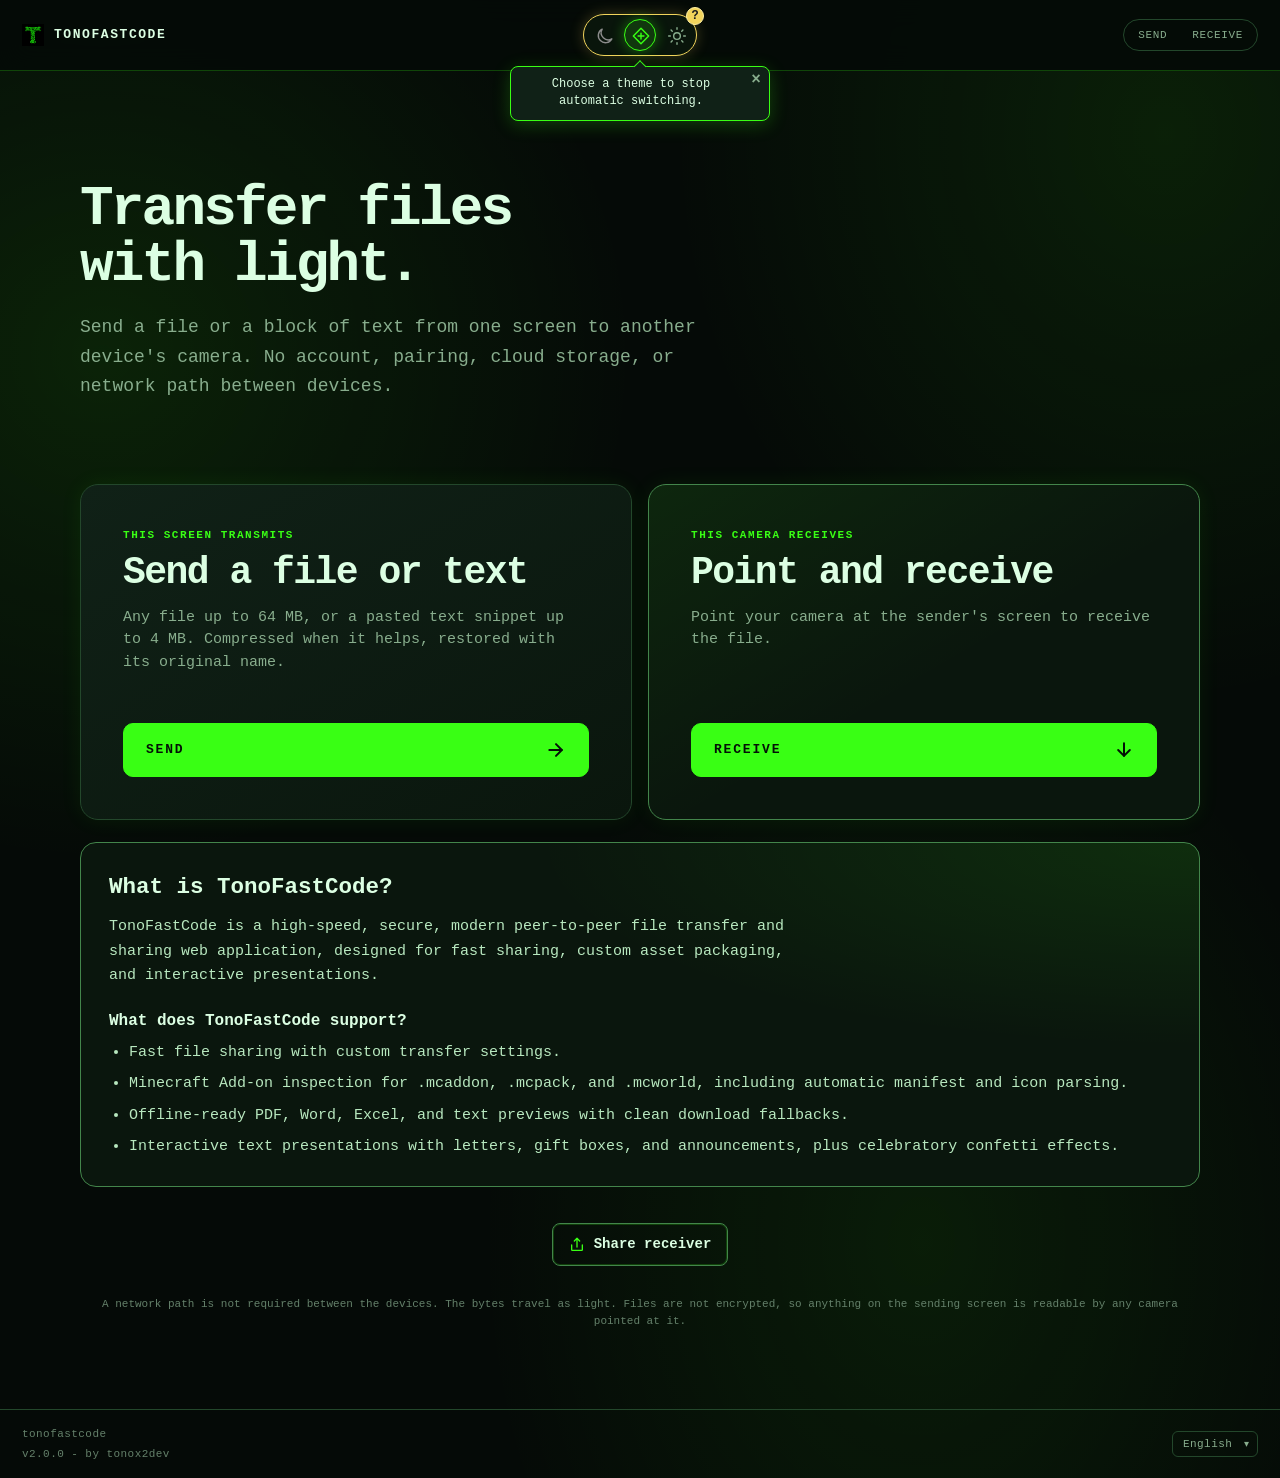
<file: index.html>
<!doctype html>
<!-- tonox2dev dont copyright -->

<html lang="en" data-i18n-static="en">
  <head>
    <meta charset="UTF-8" />
    
    <meta name="viewport" content="width=device-width, initial-scale=1.0, viewport-fit=cover" />
    <title>tonofastcode — transfer files with light</title>
    <meta
      name="description"
     
      content="Send a file or text between two devices with nothing but a screen and a camera. Fountain-coded animated QR codes, no network path in between."
    />
    <meta name="theme-color" content="#050a07" />
    <script src="./assets/theme-boot.js"></script>

    <meta property="og:type" content="website" />
    <meta property="og:site_name" content="tonofastcode" />
    <meta property="og:title" content="tonofastcode — transfer files with light" />
    <meta
      property="og:description"
     
      content="Fountain-coded animated QR codes, screen to camera. No account, no pairing, no network path between the two devices. Up to 418 KB/s sustained, benchmarked with receipts."
    />
    <meta property="og:url" content="https://tonofastcode.vercel.app/" />
    <meta property="og:image" content="https://tonofastcode.vercel.app/icon.png" />
    <meta property="og:image:width" content="1200" />
    <meta property="og:image:height" content="630" />
    <meta
      property="og:image:alt"
     
      content="A phone mid-transfer, reading an animated QR code stream off another screen."
    />
    <meta name="twitter:card" content="summary_large_image" />

    <link rel="canonical" href="https://tonofastcode.vercel.app/">

    <script type="module" crossorigin src="./assets/index-QVrFRxVl.js"></script>
    <script type="module" src="./assets/theme-switcher.js"></script>
    <script type="module" src="./assets/share-target.js"></script>
    <script type="module" src="./assets/register-service-worker.js"></script>
    <link rel="modulepreload" crossorigin href="./assets/dialog-BCNB4hJ8.js">
    <link rel="modulepreload" crossorigin href="./assets/share-dialog-B4uABdxi.js">
    <link rel="stylesheet" crossorigin href="./assets/dialog-lwSt6g5n.css">
    <link rel="stylesheet" href="./assets/ui-refinements.css">
  <link rel="manifest" href="/manifest.webmanifest">
    <link rel="icon" href="./icon.png" type="image/png" />
    <link rel="apple-touch-icon" href="./icon.png" />
    <link rel="alternate" hreflang="en" href="https://tonofastcode.vercel.app/" />
    <link rel="alternate" hreflang="th" href="https://tonofastcode.vercel.app/th/" />
  </head>
  <body class="home-page">
    <header class="site-header">
      <a class="brand" href="./"><img class="brand-logo" src="./icon.png" alt="" aria-hidden="true">tonofastcode</a>
      
      <nav class="mode-nav" aria-label="Mode"><a href="./send/">Send</a><a href="./receive/">Receive</a></nav>
    </header>
    <main class="home-shell">
      <section class="hero">
        <h1>Transfer files<br />with light.</h1>
        <p class="hero-copy">
          Send a file or a block of text from one screen to another device's camera.
          No account, pairing, cloud storage, or network path between devices.
        </p>
      </section>

      <section class="transfer-grid" aria-label="Choose a side">
        <article class="transfer-card file-card">
          <div>
            <p class="card-kicker">This screen transmits</p>
            <h2>Send a file or text</h2>
            <p>Any file up to 64 MB, or a pasted text snippet up to 4 MB. Compressed when it helps, restored with its original name.</p>
          </div>
          <div class="card-actions">
            <a class="action" href="./send/"><span>Send</span> <svg class="action-arrow" viewBox="0 0 24 24" fill="none" stroke="currentColor" stroke-width="2.4" stroke-linecap="round" stroke-linejoin="round" aria-hidden="true"><path d="M4 12h15"/><path d="M12 5l7 7-7 7"/></svg></a>
          </div>
        </article>

        <article class="transfer-card note-feature-card">
          <div>
            <p class="card-kicker">This camera receives</p>
            <h2>Point and receive</h2>
            <p>Point your camera at the sender's screen to receive the file.</p>
          </div>
          <div class="card-actions">
            <a class="action" href="./receive/"><span>Receive</span> <svg class="action-arrow" viewBox="0 0 24 24" fill="none" stroke="currentColor" stroke-width="2.4" stroke-linecap="round" stroke-linejoin="round" aria-hidden="true"><path d="M12 4v15"/><path d="M5 12l7 7 7-7"/></svg></a>
          </div>
        </article>
      </section>

      <section class="tonofastcode-info" aria-labelledby="tonofastcode-info-title">
        <h2 id="tonofastcode-info-title">What is TonoFastCode?</h2>
        <p>
          TonoFastCode is a high-speed, secure, modern peer-to-peer file transfer
          and sharing web application, designed for fast sharing, custom asset
          packaging, and interactive presentations.
        </p>
        <h3>What does TonoFastCode support?</h3>
        <ul>
          <li>Fast file sharing with custom transfer settings.</li>
          <li>Minecraft Add-on inspection for .mcaddon, .mcpack, and .mcworld, including automatic manifest and icon parsing.</li>
          <li>Offline-ready PDF, Word, Excel, and text previews with clean download fallbacks.</li>
          <li>Interactive text presentations with letters, gift boxes, and announcements, plus celebratory confetti effects.</li>
        </ul>
      </section>

      <div class="home-share">
        <button id="share-open" class="secondary-button share-site" type="button">
          <svg class="share-icon" viewBox="0 0 24 24" fill="none" stroke="currentColor" stroke-width="2" stroke-linecap="round" stroke-linejoin="round" aria-hidden="true"><path d="M4 12v7a1 1 0 0 0 1 1h14a1 1 0 0 0 1-1v-7"/><path d="M16 6l-4-4-4 4"/><path d="M12 2v13"/></svg>
          <span>Share receiver</span>
        </button>
      </div>

      <dialog class="help-dialog share-dialog" id="share-dialog" aria-labelledby="share-title" data-share-title="tonofastcode — receiver">
        
        <h2 id="share-title" tabindex="-1" autofocus>Share this app</h2>
        <p class="share-hint">Scan this with another device's camera, or send it the link.</p>
        <canvas id="share-qr" width="16" height="16"></canvas>
        <div class="share-url-row">
          <input id="share-url" readonly value="https://tonofastcode.vercel.app/receive/" aria-label="Receiver link" />
          <button id="share-copy" class="secondary-button" type="button">Copy</button>
        </div>
        <div class="note-actions">
          <button id="share-native" class="secondary-button" type="button" hidden>Share…</button>
          <button id="share-close" class="secondary-button" type="button">Close</button>
        </div>
      </dialog>

      <p class="privacy-note">
        A network path is not required between the devices. The bytes travel as light.
        Files are not encrypted, so anything on the sending screen is readable by any
        camera pointed at it.
      </p>
    </main>
    <footer class="site-footer">
      <span class="footer-id">
        <span>tonofastcode</span>
        <span>v2.0.0 - by tonox2dev</span>
      </span>
      </footer>
  </body>
</html>
</file>
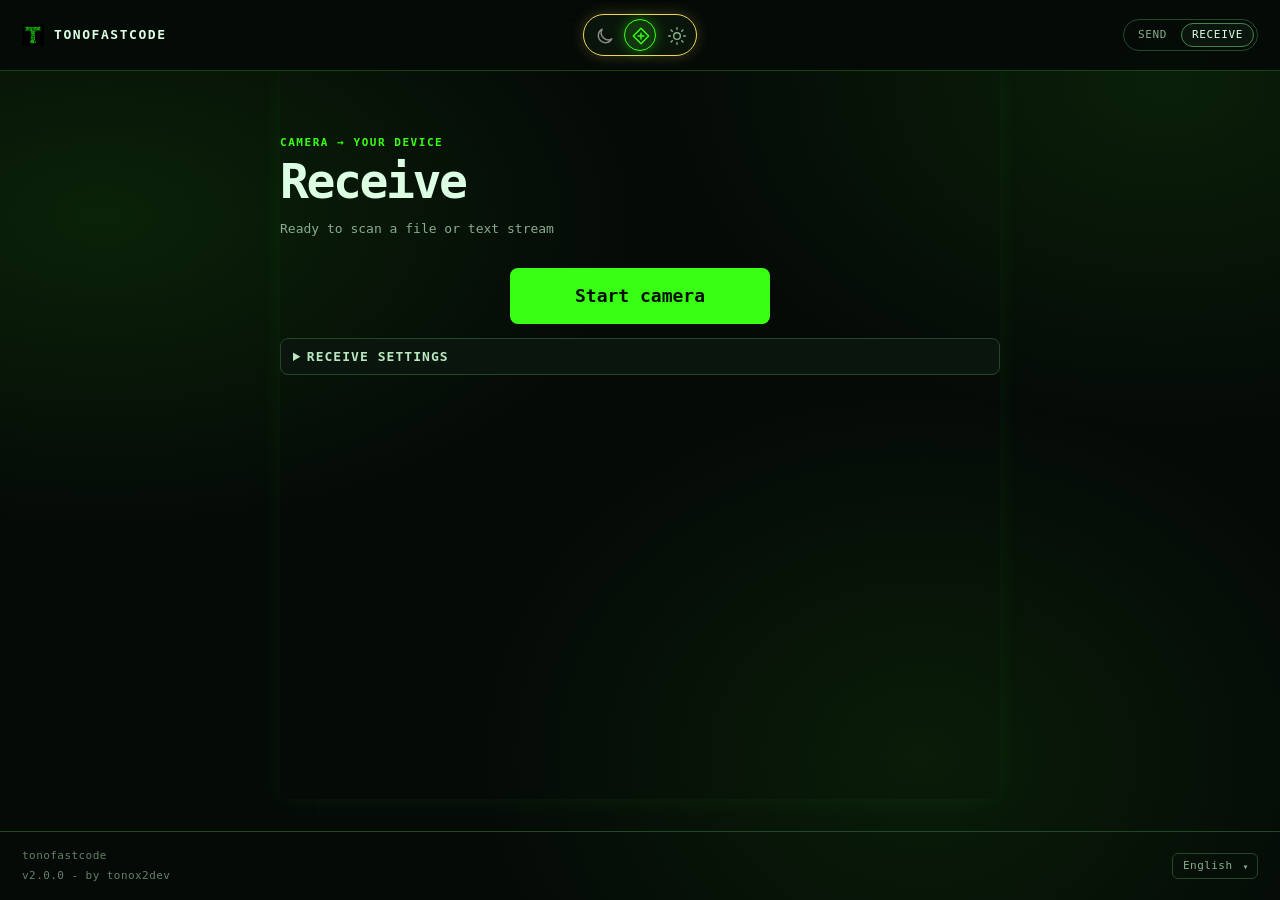
<file: receive/index.html>
<!doctype html>
<!-- tonox2dev dont copyright -->

<html lang="en" data-i18n-static="en">
  <head>
    <meta charset="UTF-8" />
    
    <meta name="viewport" content="width=device-width, initial-scale=1.0, viewport-fit=cover" />
    <title>tonofastcode — receive</title>
    <meta name="theme-color" content="#050a07" />
    <script src="../assets/theme-boot.js"></script>
    <link rel="canonical" href="https://tonofastcode.vercel.app/receive/">

    <script type="module" crossorigin src="../assets/receive-CLE1NPaP.js"></script>
    <script type="module" src="../assets/receiver-share.js"></script>
    <script type="module" src="../assets/theme-switcher.js"></script>
    <script type="module" src="../assets/share-target.js"></script>
    <script type="module" src="../assets/receiver-enhancements.js"></script>
    <script type="module" src="../assets/register-service-worker.js"></script>
    <link rel="modulepreload" crossorigin href="../assets/dialog-BCNB4hJ8.js">
    <link rel="modulepreload" crossorigin href="../assets/wake-lock-BlIwRfLh.js">
    <link rel="stylesheet" crossorigin href="../assets/dialog-lwSt6g5n.css">
    <link rel="stylesheet" href="../assets/ui-refinements.css">
    <link rel="stylesheet" href="../assets/animation/letter_style.css">
  <link rel="manifest" href="/manifest.webmanifest">        <link rel="icon" href="../icon.png" type="image/png" />
    <link rel="apple-touch-icon" href="../icon.png" />
    <link rel="alternate" hreflang="en" href="https://tonofastcode.vercel.app/receive/" />
    <link rel="alternate" hreflang="th" href="https://tonofastcode.vercel.app/th/receive/" />
  </head>
  <body class="receiver-page">
    <header class="site-header">
      <a class="brand" href="../"><img class="brand-logo" src="../icon.png" alt="" aria-hidden="true">tonofastcode</a>
      
      <nav class="mode-nav" aria-label="Mode"><a href="../send/">Send</a><a href="../receive/">Receive</a></nav>
    </header>
    <main class="receiver-shell">
      <section class="receiver-primary">
        <div class="receiver-heading">
          <div>
            <p class="eyebrow">Camera → your device</p>
            <h1>Receive</h1>
          </div>
          <div class="hint status-line" id="stats">Ready to scan a file or text stream</div>
        </div>
        <button id="start">Start camera</button>
        
        <div class="preview-zone" id="preview" style="display: none">
          
          <div class="no-signal-toast" id="no-signal" role="status" hidden>
            <span>Nothing happening?</span>
            <button id="no-signal-help" class="text-button" type="button">Help</button>
            <button id="no-signal-dismiss" class="text-button no-signal-dismiss" type="button">Dismiss</button>
          </div>
          <div class="preview">
            <video id="video" muted playsinline></video>
            <canvas id="detect-overlay" class="detect-overlay" aria-hidden="true"></canvas>
            <div class="transfer-hud">
              <div class="progress-status" id="progress-status" style="display: none" aria-live="polite">
                <strong id="progress-label">0% · 0 frames</strong>
                <span id="eta-label">Estimating time…</span>
              </div>
              <div
                class="progress"
                id="progress"
                style="display: none"
                role="progressbar"
                aria-label="Transfer recovery progress"
               
                aria-valuemin="0"
                aria-valuemax="100"
                aria-valuenow="0"
              ><div id="bar"></div></div>
            </div>
          </div>
        </div>
        <div id="result"></div>
        <dialog class="help-dialog" id="no-signal-dialog" aria-labelledby="no-signal-title">
          
          <h2 id="no-signal-title" tabindex="-1" autofocus>Troubleshooting tips</h2>
          
          <ul id="no-signal-tips"></ul>
          <button id="no-signal-close" class="secondary-button" type="button">Got it</button>
        </dialog>
        <details class="settings diagnostics" id="diagnostics" style="display: none">
          <summary>Live diagnostics</summary>
          <div class="metrics" id="metrics" style="display: none">
            <div class="metric"><div class="k">capture fps</div><div class="v" id="m-cap">—</div></div>
            <div class="metric"><div class="k">decode fps</div><div class="v amber" id="m-dec">—</div></div>
            <div class="metric"><div class="k">goodput</div><div class="v amber" id="m-rate">—</div></div>
            <div class="metric"><div class="k">elapsed</div><div class="v" id="m-time">—</div></div>
            <div class="metric"><div class="k">frames new/dup</div><div class="v" id="m-frames">—</div></div>
            <div class="metric"><div class="k">blocks K</div><div class="v" id="m-k">—</div></div>
            <div class="metric"><div class="k">block len</div><div class="v" id="m-block">—</div></div>
            <div class="metric"><div class="k">transfer</div><div class="v" id="m-payload">—</div></div>
          </div>
        </details>
        <dialog class="help-dialog share-dialog" id="share-dialog" aria-labelledby="share-title" data-share-title="tonofastcode — receiver">
          <h2 id="share-title" tabindex="-1" autofocus>Share the receiver</h2>
          <p class="share-hint">Scan this QR code to open Receiver Mode directly, or share the link.</p>
          <canvas id="share-qr" width="16" height="16"></canvas>
          <div class="share-url-row">
            <input id="share-url" readonly value="https://tonofastcode.vercel.app/receive/" aria-label="Receiver link" />
            <button id="share-copy" class="secondary-button" type="button">Copy</button>
          </div>
          <div class="note-actions">
            <button id="share-native" class="secondary-button" type="button" hidden>Share…</button>
            <button id="share-close" class="secondary-button" type="button">Close</button>
          </div>
        </dialog>
        <details class="settings" id="settings">
          <summary>Receive settings</summary>
          <div class="row">
            <label class="camera-pick"><span>camera</span>
              
              <select id="cfg-camera"><option value="" selected>auto</option></select>
            </label>
            <label><span>capture width</span>
              <select id="cfg-width"><option>960</option><option selected>1280</option><option>1920</option><option>2560</option><option>3840</option></select>
            </label>
            <label><span>capture fps</span>
              <select id="cfg-capfps"><option>30</option><option selected>60</option></select>
            </label>
            <label><span>decode workers</span>
              
              <select id="cfg-workers"><option>1</option><option>2</option><option>3</option><option>4</option><option>5</option><option>6</option></select>
            </label>
          </div>
          <label class="check">
            <input type="checkbox" id="cfg-autoshow" checked />
            <span>Show received files automatically</span>
          </label>
          <button id="share-open" class="secondary-button share-site" type="button">Share receiver QR and link</button>
          <p class="hint settings-actual" id="camera-actual">Applied when the camera starts.</p>
        </details>
      </section>
    </main>
    <footer class="site-footer">
      <span class="footer-id">
        <span>tonofastcode</span>
        <span>v2.0.0 - by tonox2dev</span>
      </span>
      </footer>
  </body>
</html>
</file>
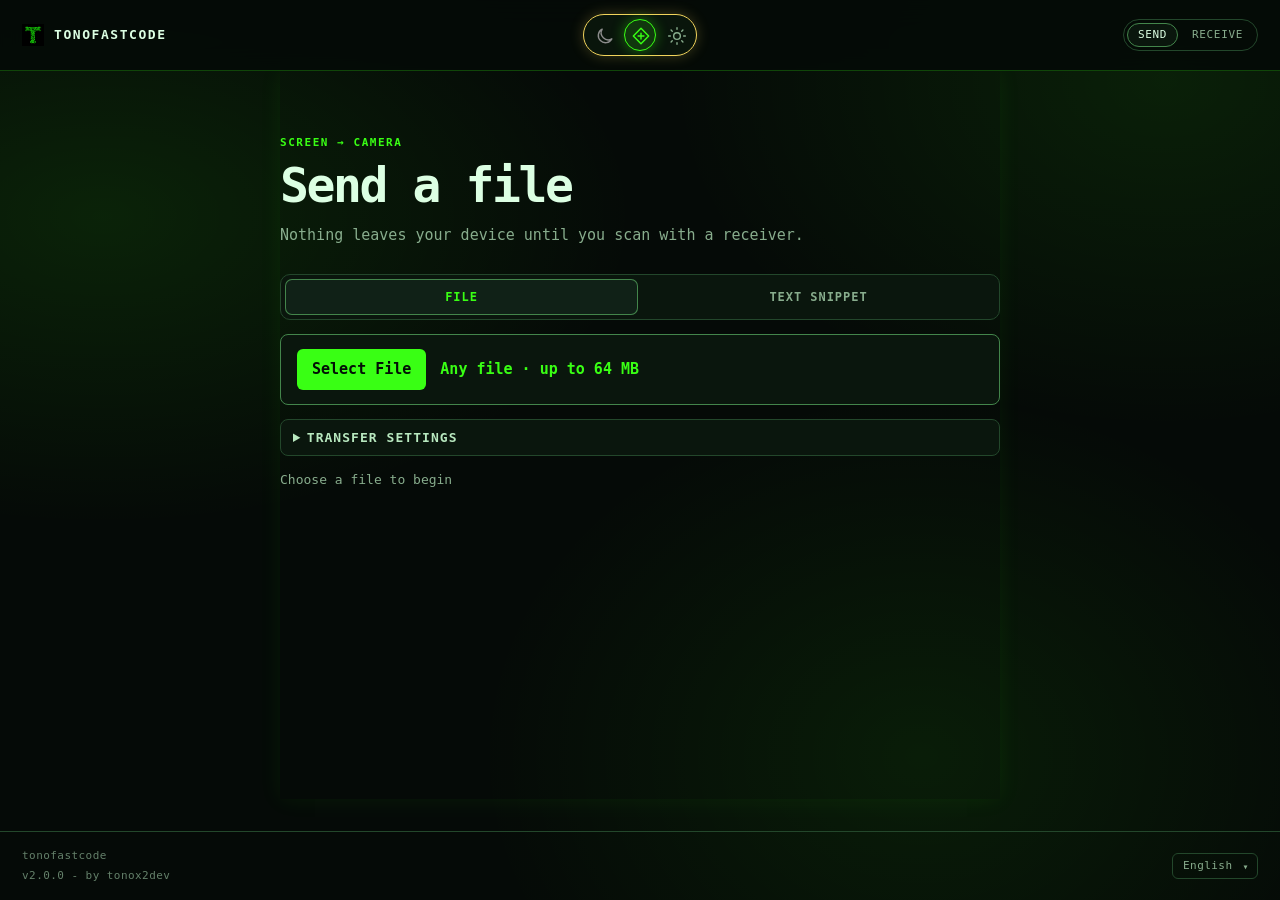
<file: send/index.html>
<!doctype html>
<!-- tonox2dev dont copyright -->

<html lang="en" data-i18n-static="en">
  <head>
    <meta charset="UTF-8" />
    <meta name="viewport" content="width=device-width, initial-scale=1.0, viewport-fit=cover" />
    <title>tonofastcode — send</title>
    <meta name="theme-color" content="#050a07" />
    <script src="../assets/theme-boot.js"></script>
    <link rel="canonical" href="https://tonofastcode.vercel.app/send/">

    <script type="module" crossorigin src="../assets/send-Bd5Iw8X4.js"></script>
    <script type="module" src="../assets/slider-refinements.js"></script>
    <script type="module" src="../assets/file-staging.js"></script>
    <script type="module" src="../assets/theme-switcher.js"></script>
    <script type="module" src="../assets/share-target.js"></script>
    <script type="module" src="../assets/sender-enhancements.js"></script>
    <script type="module" src="../assets/register-service-worker.js"></script>
    <link rel="modulepreload" crossorigin href="../assets/dialog-BCNB4hJ8.js">
    <link rel="modulepreload" crossorigin href="../assets/share-dialog-B4uABdxi.js">
    <link rel="modulepreload" crossorigin href="../assets/wake-lock-BlIwRfLh.js">
    <link rel="stylesheet" crossorigin href="../assets/dialog-lwSt6g5n.css">
    <link rel="stylesheet" href="../assets/ui-refinements.css">
  <link rel="manifest" href="/manifest.webmanifest">        <link rel="icon" href="../icon.png" type="image/png" />
    <link rel="apple-touch-icon" href="../icon.png" />
    <link rel="alternate" hreflang="en" href="https://tonofastcode.vercel.app/send/" />
    <link rel="alternate" hreflang="th" href="https://tonofastcode.vercel.app/th/send/" />
  </head>
  <body class="tool-page">
    <header class="site-header">
      <a class="brand" href="../"><img class="brand-logo" src="../icon.png" alt="" aria-hidden="true">tonofastcode</a>
      
      <nav class="mode-nav" aria-label="Mode"><a href="../send/">Send</a><a href="../receive/">Receive</a></nav>
    </header>
    <main class="send-shell">
      <section class="tool-intro">
        <p class="eyebrow">Screen → camera</p>
        <h1 id="tool-title">Send a file</h1>
        <p>Nothing leaves your device until you scan with a receiver.</p>
      </section>

      <div class="mode-picker" id="mode-picker" role="radiogroup" aria-label="What to send">
        <label>
          <input type="radio" name="send-mode" value="file" checked />
          <span>File</span>
        </label>
        <label>
          <input type="radio" name="send-mode" value="snippet" />
          <span>Text snippet</span>
        </label>
      </div>

      <label class="file-picker" id="pane-file">
        <span class="file-picker-button" id="file-picker-button">Select File</span>
        <span class="file-picker-text" id="file-picker-label">Any file · up to 64 MB</span>
        <input id="cfg-file" type="file" multiple />
      </label>

      <div id="pane-demo" hidden></div>
      <section class="staged-files" id="staged-files" hidden aria-label="Staged files">
        <ul class="staged-file-list" id="staged-file-list"></ul>
        <p class="staged-file-status" id="staged-file-status" role="status" aria-live="polite"></p>
        <button class="transfer-now" id="transfer-now" type="button" disabled>Transfer Now</button>
      </section>

      <div class="note-composer" id="pane-snippet" hidden>
        <label for="snippet-text" id="snippet-label">Text to send</label>
        <textarea id="snippet-text" rows="7" placeholder="Paste or type anything — a URL, a config, a wall of text…"></textarea>
        <label class="snippet-display-setting" for="snippet-display-mode">
          <span>Receiver presentation</span>
          <select id="snippet-display-mode">
            <option value="none">None</option>
            <option value="letter">Letter (จดหมาย)</option>
            <option value="greeting">Greeting Card (การ์ดอวยพร)</option>
            <option value="birthday">Birthday Gift Box (กล่องของขวัญวันเกิด)</option>
            <option value="christmas">Christmas Gift Box (กล่องของขวัญวันคริสต์มาส)</option>
            <option value="scroll">Rolled Announcement (ประกาศผล)</option>
          </select>
        </label>
        <button id="send-snippet" type="button">Start text stream</button>
      </div>

      <div class="stage" id="stage" hidden><canvas id="qr" width="16" height="16"></canvas></div>
      <details class="settings">
        <summary>Transfer settings</summary>
        <div class="row">
          <label>
            <span>tx fps</span>
            
            <select id="cfg-fps"><option>10</option><option>15</option><option>20</option><option>24</option><option>30</option><option>55</option><option selected>60</option></select>
          </label>
          <label>
            <span>bytes / frame</span>
            <select id="cfg-bytes"><option>500</option><option>1000</option><option>1465</option><option>1850</option><option>2331</option><option selected>2953</option></select>
          </label>
          <label>
            <span>error correction</span>
            <select id="cfg-ecc">
              <option selected>L</option><option>M</option><option>Q</option><option>H</option>
            </select>
          </label>
          <label>
            <span>layout</span>
            <select id="cfg-grid">
              <option value="1" selected>1 code</option><option value="2">2 codes (1×2)</option><option value="4">4 codes (2×2)</option><option value="6">6 codes (2×3)</option>
            </select>
          </label>
          <label class="range-setting">
            <span>display size <output id="cfg-size-value" for="cfg-size">900 px</output></span>
            <input id="cfg-size" type="range" min="100" max="1200" step="1" value="900" />
          </label>
        </div>
        
        <dl class="stream-specs" id="stream-specs" hidden>
          <div><dt>tx rate</dt><dd id="spec-fps">—</dd></div>
          <div><dt>frame payload</dt><dd id="spec-frame">—</dd></div>
          <div><dt>qr</dt><dd id="spec-qr">—</dd></div>
          <div><dt>sending</dt><dd id="spec-payload">—</dd></div>
          <div><dt>compression</dt><dd id="spec-compression">—</dd></div>
          <div><dt>fountain blocks</dt><dd id="spec-k">—</dd></div>
        </dl>
        <div class="settings-share-link" id="settings-share-link"></div>
        
        <details class="settings subsection" id="export-panel" hidden>
          <summary>Export animation</summary>
          <p class="hint">
            Save this stream as a looping animation file. Embed it in a video or a page —
            any camera pointed at the playing loop can receive the file.
          </p>
          <div class="row">
            <label>
              <span>format</span>
              <select id="cfg-export-format">
                <option value="apng" selected>APNG</option><option value="zip">PNG sequence (ZIP)</option>
              </select>
            </label>
            <label>
              <span>frame rate</span>
              <select id="cfg-export-fps">
                <option>5</option><option selected>10</option><option>15</option><option>30</option><option>60</option>
              </select>
            </label>
            <label>
              <span>module scale</span>
              <select id="cfg-export-scale">
                <option value="1">1×</option><option value="2">2×</option><option value="4" selected>4×</option><option value="8">8×</option>
              </select>
            </label>
            <label>
              <span>cycles</span>
              <select id="cfg-export-cycles">
                <option>1</option><option selected>2</option><option>3</option><option>4</option><option>5</option>
              </select>
            </label>
          </div>
          <p class="hint" id="export-estimate">—</p>
          <div class="note-actions">
            <button id="export-start" type="button">Export</button>
          </div>
        </details>
      </details>
      <div class="hint status-line" id="specs">Choose a file to begin</div>
      <dialog class="help-dialog share-dialog" id="share-dialog" aria-labelledby="share-title" data-share-title="tonofastcode — receiver">
        
        <h2 id="share-title" tabindex="-1" autofocus>Share the receiver</h2>
        <p class="share-hint">Scan this with the other device's camera, or send it the link.</p>
        <canvas id="share-qr" width="16" height="16"></canvas>
        <div class="share-url-row">
          
          <input id="share-url" readonly value="https://tonofastcode.vercel.app/receive/" aria-label="Receiver link" />
          <button id="share-copy" class="secondary-button" type="button">Copy</button>
        </div>
        <div class="note-actions">
          <button id="share-native" class="secondary-button" type="button" hidden>Share…</button>
          <button id="share-close" class="secondary-button" type="button">Close</button>
        </div>
      </dialog>
      <div class="hint footer-hint" id="footer-hint" hidden>
        Open Receive on the other device. Turn up this screen's brightness.
      </div>
    </main>
    <footer class="site-footer">
      <span class="footer-id">
        <span>tonofastcode</span>
        <span>v2.0.0 - by tonox2dev</span>
      </span>
      </footer>
  </body>
</html>
</file>
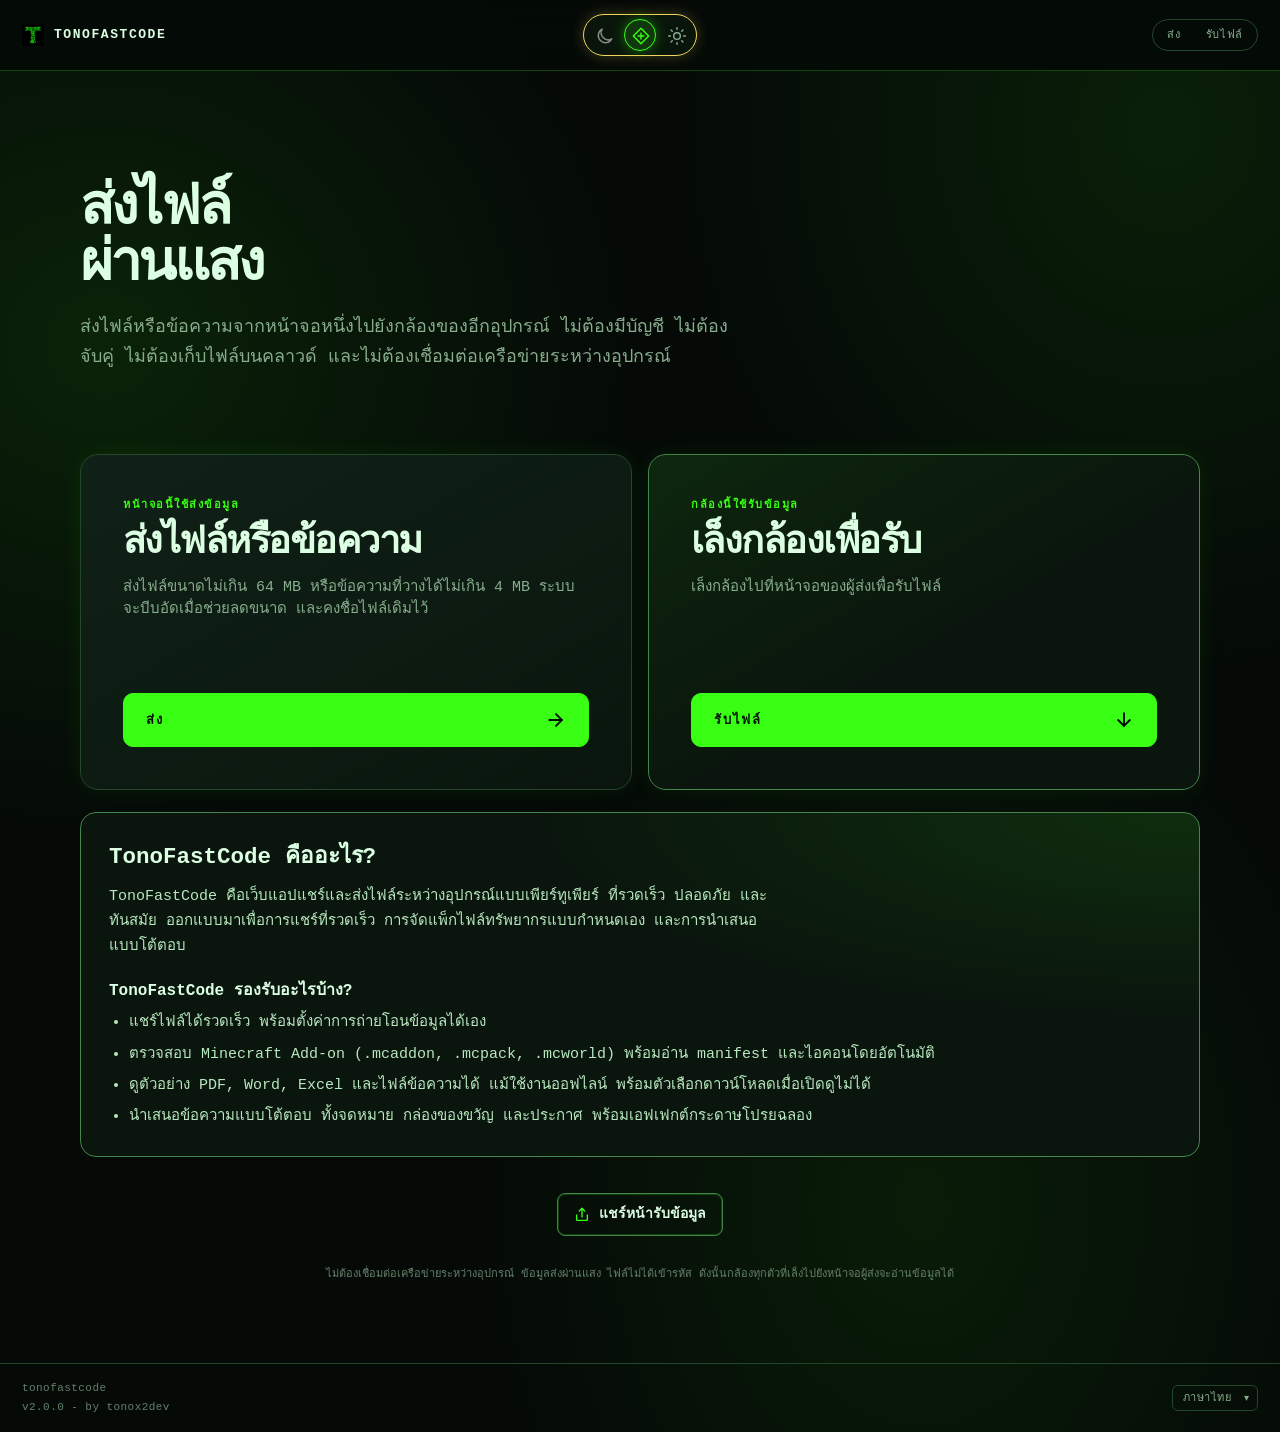
<file: th/index.html>
<!doctype html>
<!-- tonox2dev dont copyright -->
<!-- tonofastcode v0.5.3 - by tonox2dev — SPDX-License-Identifier: AGPL-3.0-or-later — portions MIT: (c) 2026 Steve Dakh; Emscripten (see NOTICE) — -->
<html lang="th" data-i18n-static="th">
  <head>
    <meta charset="UTF-8" />
    
    <meta name="viewport" content="width=device-width, initial-scale=1.0, viewport-fit=cover" />
    <title>tonofastcode — ส่งไฟล์ด้วยแสง</title>
    <meta
      name="description"
     
      content="ส่งไฟล์หรือข้อความระหว่างอุปกรณ์สองเครื่องด้วยหน้าจอและกล้อง โดยไม่ต้องเชื่อมต่อเครือข่าย"
    />
    <meta name="theme-color" content="#050a07" />
    <script src="../assets/theme-boot.js"></script>

    
    <meta property="og:type" content="website" />
    <meta property="og:site_name" content="tonofastcode" />
    <meta property="og:title" content="tonofastcode — ส่งไฟล์ด้วยแสง" />
    <meta property="og:description" content="ส่งข้อมูลผ่านคิวอาร์โค้ดแบบเคลื่อนไหวจากหน้าจอไปยังกล้อง ไม่ต้องมีบัญชี ไม่ต้องจับคู่ และไม่ต้องใช้เครือข่ายระหว่างอุปกรณ์ ความเร็วสูงสุด 418 KB/s" />
    <meta property="og:url" content="https://tonofastcode.vercel.app/th/">
    <meta property="og:image" content="https://tonofastcode.vercel.app/icon.png" />
    <meta property="og:image:width" content="1200" />
    <meta property="og:image:height" content="630" />
    <meta property="og:image:alt" content="โทรศัพท์กำลังรับข้อมูลจากคิวอาร์โค้ดเคลื่อนไหวบนอีกหน้าจอหนึ่ง" />
    <meta name="twitter:card" content="summary_large_image" />

    <link rel="canonical" href="https://tonofastcode.vercel.app/th/">
    
    
    
    <script type="module" crossorigin src="../assets/index-QVrFRxVl.js"></script>
    <script type="module" src="../assets/theme-switcher.js"></script>
    <script type="module" src="../assets/share-target.js"></script>
    <script type="module" src="../assets/register-service-worker.js"></script>
    <link rel="modulepreload" crossorigin href="../assets/dialog-BCNB4hJ8.js">
    <link rel="modulepreload" crossorigin href="../assets/share-dialog-B4uABdxi.js">
    <link rel="stylesheet" crossorigin href="../assets/dialog-lwSt6g5n.css">
    <link rel="stylesheet" href="../assets/ui-refinements.css">
  <link rel="manifest" href="/manifest.webmanifest">
    <link rel="icon" href="../icon.png" type="image/png" />
    <link rel="apple-touch-icon" href="../icon.png" />
    <link rel="alternate" hreflang="en" href="https://tonofastcode.vercel.app/" />
    <link rel="alternate" hreflang="th" href="https://tonofastcode.vercel.app/th/">
  </head>
  <body class="home-page">
    <header class="site-header">
      <a class="brand" href="./"><img class="brand-logo" src="../icon.png" alt="" aria-hidden="true">tonofastcode</a>
      
      <nav class="mode-nav" aria-label="เมนูโหมด"><a href="./send/">ส่ง</a><a href="./receive/">รับไฟล์</a></nav>
    </header>
    <main class="home-shell">
      <section class="hero">
        <h1>ส่งไฟล์<br />ผ่านแสง</h1>
        <p class="hero-copy">ส่งไฟล์หรือข้อความจากหน้าจอหนึ่งไปยังกล้องของอีกอุปกรณ์ ไม่ต้องมีบัญชี ไม่ต้องจับคู่ ไม่ต้องเก็บไฟล์บนคลาวด์ และไม่ต้องเชื่อมต่อเครือข่ายระหว่างอุปกรณ์</p>
      </section>

      <section class="transfer-grid" aria-label="เลือกวิธีใช้งาน">
        <article class="transfer-card file-card">
          <div>
            <p class="card-kicker">หน้าจอนี้ใช้ส่งข้อมูล</p>
            <h2>ส่งไฟล์หรือข้อความ</h2>
            <p>ส่งไฟล์ขนาดไม่เกิน 64 MB หรือข้อความที่วางได้ไม่เกิน 4 MB ระบบจะบีบอัดเมื่อช่วยลดขนาด และคงชื่อไฟล์เดิมไว้</p>
          </div>
          <div class="card-actions">
            <a class="action" href="./send/"><span>ส่ง</span> <svg class="action-arrow" viewBox="0 0 24 24" fill="none" stroke="currentColor" stroke-width="2.4" stroke-linecap="round" stroke-linejoin="round" aria-hidden="true"><path d="M4 12h15"/><path d="M12 5l7 7-7 7"/></svg></a>
          </div>
        </article>

        <article class="transfer-card note-feature-card">
          <div>
            <p class="card-kicker">กล้องนี้ใช้รับข้อมูล</p>
            <h2>เล็งกล้องเพื่อรับ</h2>
            <p>เล็งกล้องไปที่หน้าจอของผู้ส่งเพื่อรับไฟล์</p>
          </div>
          <div class="card-actions">
            <a class="action" href="./receive/"><span>รับไฟล์</span> <svg class="action-arrow" viewBox="0 0 24 24" fill="none" stroke="currentColor" stroke-width="2.4" stroke-linecap="round" stroke-linejoin="round" aria-hidden="true"><path d="M12 4v15"/><path d="M5 12l7 7 7-7"/></svg></a>
          </div>
        </article>
      </section>

      <section class="tonofastcode-info" aria-labelledby="tonofastcode-info-title">
        <h2 id="tonofastcode-info-title">TonoFastCode คืออะไร?</h2>
        <p>
          TonoFastCode คือเว็บแอปแชร์และส่งไฟล์ระหว่างอุปกรณ์แบบเพียร์ทูเพียร์
          ที่รวดเร็ว ปลอดภัย และทันสมัย ออกแบบมาเพื่อการแชร์ที่รวดเร็ว
          การจัดแพ็กไฟล์ทรัพยากรแบบกำหนดเอง และการนำเสนอแบบโต้ตอบ
        </p>
        <h3>TonoFastCode รองรับอะไรบ้าง?</h3>
        <ul>
          <li>แชร์ไฟล์ได้รวดเร็ว พร้อมตั้งค่าการถ่ายโอนข้อมูลได้เอง</li>
          <li>ตรวจสอบ Minecraft Add-on (.mcaddon, .mcpack, .mcworld) พร้อมอ่าน manifest และไอคอนโดยอัตโนมัติ</li>
          <li>ดูตัวอย่าง PDF, Word, Excel และไฟล์ข้อความได้ แม้ใช้งานออฟไลน์ พร้อมตัวเลือกดาวน์โหลดเมื่อเปิดดูไม่ได้</li>
          <li>นำเสนอข้อความแบบโต้ตอบ ทั้งจดหมาย กล่องของขวัญ และประกาศ พร้อมเอฟเฟกต์กระดาษโปรยฉลอง</li>
        </ul>
      </section>

      <div class="home-share">
        <button id="share-open" class="secondary-button share-site" type="button">
          <svg class="share-icon" viewBox="0 0 24 24" fill="none" stroke="currentColor" stroke-width="2" stroke-linecap="round" stroke-linejoin="round" aria-hidden="true"><path d="M4 12v7a1 1 0 0 0 1 1h14a1 1 0 0 0 1-1v-7"/><path d="M16 6l-4-4-4 4"/><path d="M12 2v13"/></svg>
          <span>แชร์หน้ารับข้อมูล</span>
        </button>
      </div>

      <dialog class="help-dialog share-dialog" id="share-dialog" aria-labelledby="share-title" data-share-title="tonofastcode — หน้ารับข้อมูล">
        
        <h2 id="share-title" tabindex="-1" autofocus>แชร์หน้ารับข้อมูล</h2>
        <p class="share-hint">สแกน QR เพื่อเปิดโหมดรับโดยตรง หรือส่งลิงก์ให้กัน</p>
        <canvas id="share-qr" width="16" height="16"></canvas>
        <div class="share-url-row">
          <input id="share-url" readonly value="https://tonofastcode.vercel.app/th/receive/" aria-label="ลิงก์หน้ารับข้อมูล" />
          <button id="share-copy" class="secondary-button" type="button">คัดลอก</button>
        </div>
        <div class="note-actions">
          <button id="share-native" class="secondary-button" type="button" hidden>แชร์…</button>
          <button id="share-close" class="secondary-button" type="button">ปิด</button>
        </div>
      </dialog>

      <p class="privacy-note">ไม่ต้องเชื่อมต่อเครือข่ายระหว่างอุปกรณ์ ข้อมูลส่งผ่านแสง ไฟล์ไม่ได้เข้ารหัส ดังนั้นกล้องทุกตัวที่เล็งไปยังหน้าจอผู้ส่งจะอ่านข้อมูลได้</p>
    </main>
    <footer class="site-footer">
      <span class="footer-id">
        <span>tonofastcode</span>
        <span>v2.0.0 - by tonox2dev</span>
      </span>
      </footer>
  </body>
</html>
</file>
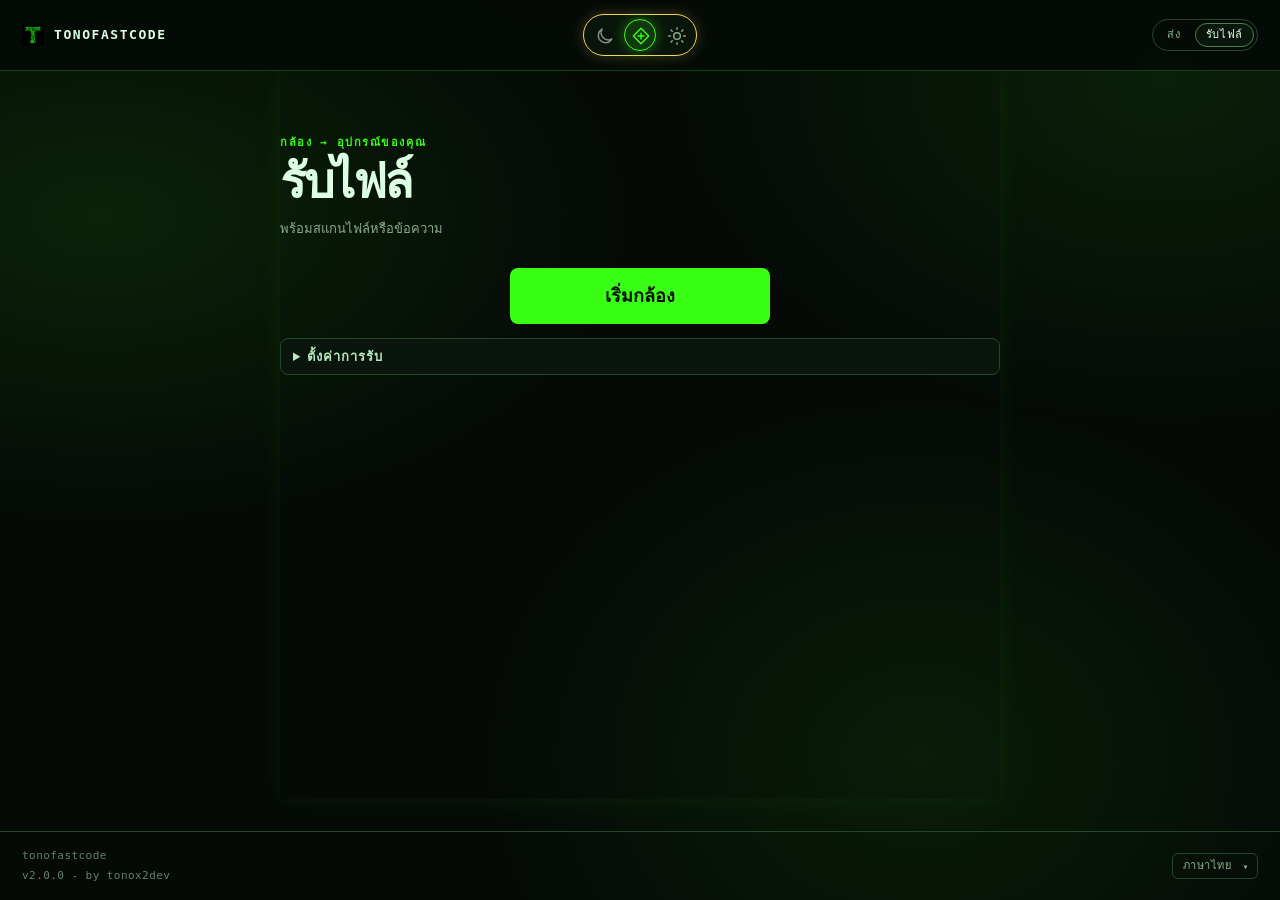
<file: th/receive/index.html>
<!doctype html>
<!-- tonox2dev dont copyright -->
<!-- tonofastcode v0.5.3 - by tonox2dev — SPDX-License-Identifier: AGPL-3.0-or-later — portions MIT: (c) 2026 Steve Dakh; Emscripten (see NOTICE) — -->
<html lang="th" data-i18n-static="th">
  <head>
    <meta charset="UTF-8" />
    
    <meta name="viewport" content="width=device-width, initial-scale=1.0, viewport-fit=cover" />
    <title>tonofastcode — รับ</title>
    <meta name="theme-color" content="#050a07" />
    <script src="../../assets/theme-boot.js"></script>
    <link rel="canonical" href="https://tonofastcode.vercel.app/th/receive/">
    
    
    
    <script type="module" crossorigin src="../../assets/receive-CLE1NPaP.js"></script>
    <script type="module" src="../../assets/receiver-share.js"></script>
    <script type="module" src="../../assets/theme-switcher.js"></script>
    <script type="module" src="../../assets/share-target.js"></script>
    <script type="module" src="../../assets/receiver-enhancements.js"></script>
    <script type="module" src="../../assets/register-service-worker.js"></script>
    <link rel="modulepreload" crossorigin href="../../assets/dialog-BCNB4hJ8.js">
    <link rel="modulepreload" crossorigin href="../../assets/wake-lock-BlIwRfLh.js">
    <link rel="stylesheet" crossorigin href="../../assets/dialog-lwSt6g5n.css">
    <link rel="stylesheet" href="../../assets/ui-refinements.css">
    <link rel="stylesheet" href="../../assets/animation/letter_style.css">
  <link rel="manifest" href="/manifest.webmanifest">
    <link rel="icon" href="../../icon.png" type="image/png" />
    <link rel="apple-touch-icon" href="../../icon.png" />
    <link rel="alternate" hreflang="en" href="https://tonofastcode.vercel.app/receive/" />
    <link rel="alternate" hreflang="th" href="https://tonofastcode.vercel.app/th/receive/">
  </head>
  <body class="receiver-page">
    <header class="site-header">
      <a class="brand" href="../"><img class="brand-logo" src="../../icon.png" alt="" aria-hidden="true">tonofastcode</a>
      
      <nav class="mode-nav" aria-label="เมนูโหมด"><a href="../send/">ส่ง</a><a href="../receive/">รับไฟล์</a></nav>
    </header>
    <main class="receiver-shell">
      <section class="receiver-primary">
        <div class="receiver-heading">
          <div>
            <p class="eyebrow">กล้อง → อุปกรณ์ของคุณ</p>
            <h1>รับไฟล์</h1>
          </div>
          <div class="hint status-line" id="stats">พร้อมสแกนไฟล์หรือข้อความ</div>
        </div>
        <button id="start">เริ่มกล้อง</button>
        
        <div class="preview-zone" id="preview" style="display: none">
          
          <div class="no-signal-toast" id="no-signal" role="status" hidden>
            <span>ยังไม่เห็นอะไรใช่ไหม?</span>
            <button id="no-signal-help" class="text-button" type="button">ช่วยเหลือ</button>
            <button id="no-signal-dismiss" class="text-button no-signal-dismiss" type="button">ปิดข้อความ</button>
          </div>
          <div class="preview">
            <video id="video" muted playsinline></video>
            <canvas id="detect-overlay" class="detect-overlay" aria-hidden="true"></canvas>
            <div class="transfer-hud">
              <div class="progress-status" id="progress-status" style="display: none" aria-live="polite">
                <strong id="progress-label">0% · 0 เฟรม</strong>
                <span id="eta-label">กำลังคำนวณเวลา…</span>
              </div>
              <div
                class="progress"
                id="progress"
                style="display: none"
                role="progressbar"
                aria-label="ความคืบหน้าในการรับข้อมูล"
               
                aria-valuemin="0"
                aria-valuemax="100"
                aria-valuenow="0"
              ><div id="bar"></div></div>
            </div>
          </div>
        </div>
        <div id="result"></div>
        <dialog class="help-dialog" id="no-signal-dialog" aria-labelledby="no-signal-title">
          
          <h2 id="no-signal-title" tabindex="-1" autofocus>วิธีแก้ปัญหา</h2>
          
          <ul id="no-signal-tips"></ul>
          <button id="no-signal-close" class="secondary-button" type="button">เข้าใจแล้ว</button>
        </dialog>
        <details class="settings diagnostics" id="diagnostics" style="display: none">
          <summary>ข้อมูลวิเคราะห์แบบเรียลไทม์</summary>
          <div class="metrics" id="metrics" style="display: none">
            <div class="metric"><div class="k">เฟรมที่จับได้/วินาที</div><div class="v" id="m-cap">—</div></div>
            <div class="metric"><div class="k">เฟรมที่ถอดรหัสได้/วินาที</div><div class="v amber" id="m-dec">—</div></div>
            <div class="metric"><div class="k">อัตราข้อมูลจริง</div><div class="v amber" id="m-rate">—</div></div>
            <div class="metric"><div class="k">เวลาที่ใช้</div><div class="v" id="m-time">—</div></div>
            <div class="metric"><div class="k">เฟรมใหม่/ซ้ำ</div><div class="v" id="m-frames">—</div></div>
            <div class="metric"><div class="k">บล็อกข้อมูล K</div><div class="v" id="m-k">—</div></div>
            <div class="metric"><div class="k">ความยาวบล็อก</div><div class="v" id="m-block">—</div></div>
            <div class="metric"><div class="k">ข้อมูลที่รับ</div><div class="v" id="m-payload">—</div></div>
          </div>
        </details>
        <dialog class="help-dialog share-dialog" id="share-dialog" aria-labelledby="share-title" data-share-title="tonofastcode — หน้ารับข้อมูล">
          <h2 id="share-title" tabindex="-1" autofocus>แชร์หน้ารับข้อมูล</h2>
          <p class="share-hint">สแกน QR นี้เพื่อเปิดโหมดรับโดยตรง หรือแชร์ลิงก์</p>
          <canvas id="share-qr" width="16" height="16"></canvas>
          <div class="share-url-row">
            <input id="share-url" readonly value="https://tonofastcode.vercel.app/th/receive/" aria-label="ลิงก์หน้ารับข้อมูล" />
            <button id="share-copy" class="secondary-button" type="button">คัดลอก</button>
          </div>
          <div class="note-actions">
            <button id="share-native" class="secondary-button" type="button" hidden>แชร์…</button>
            <button id="share-close" class="secondary-button" type="button">ปิด</button>
          </div>
        </dialog>
        <details class="settings" id="settings">
          <summary>ตั้งค่าการรับ</summary>
          <div class="row">
            <label class="camera-pick"><span>กล้อง</span>
              
              <select id="cfg-camera"><option value="" selected>อัตโนมัติ</option></select>
            </label>
            <label><span>ความกว้างภาพ</span>
              <select id="cfg-width"><option>960</option><option selected>1280</option><option>1920</option><option>2560</option><option>3840</option></select>
            </label>
            <label><span>เฟรมที่จับได้/วินาที</span>
              <select id="cfg-capfps"><option>30</option><option selected>60</option></select>
            </label>
            <label><span>จำนวนตัวถอดรหัส</span>
              
              <select id="cfg-workers"><option>1</option><option>2</option><option>3</option><option>4</option><option>5</option><option>6</option></select>
            </label>
          </div>
          <label class="check">
            <input type="checkbox" id="cfg-autoshow" checked />
            <span>แสดงไฟล์ที่รับโดยอัตโนมัติ</span>
          </label>
          <button id="share-open" class="secondary-button share-site" type="button">แชร์ QR และลิงก์หน้ารับข้อมูล</button>
          <p class="hint settings-actual" id="camera-actual">การตั้งค่าจะมีผลเมื่อเริ่มกล้อง</p>
        </details>
      </section>
    </main>
    <footer class="site-footer">
      <span class="footer-id">
        <span>tonofastcode</span>
        <span>v2.0.0 - by tonox2dev</span>
      </span>
      </footer>
  </body>
</html>
</file>
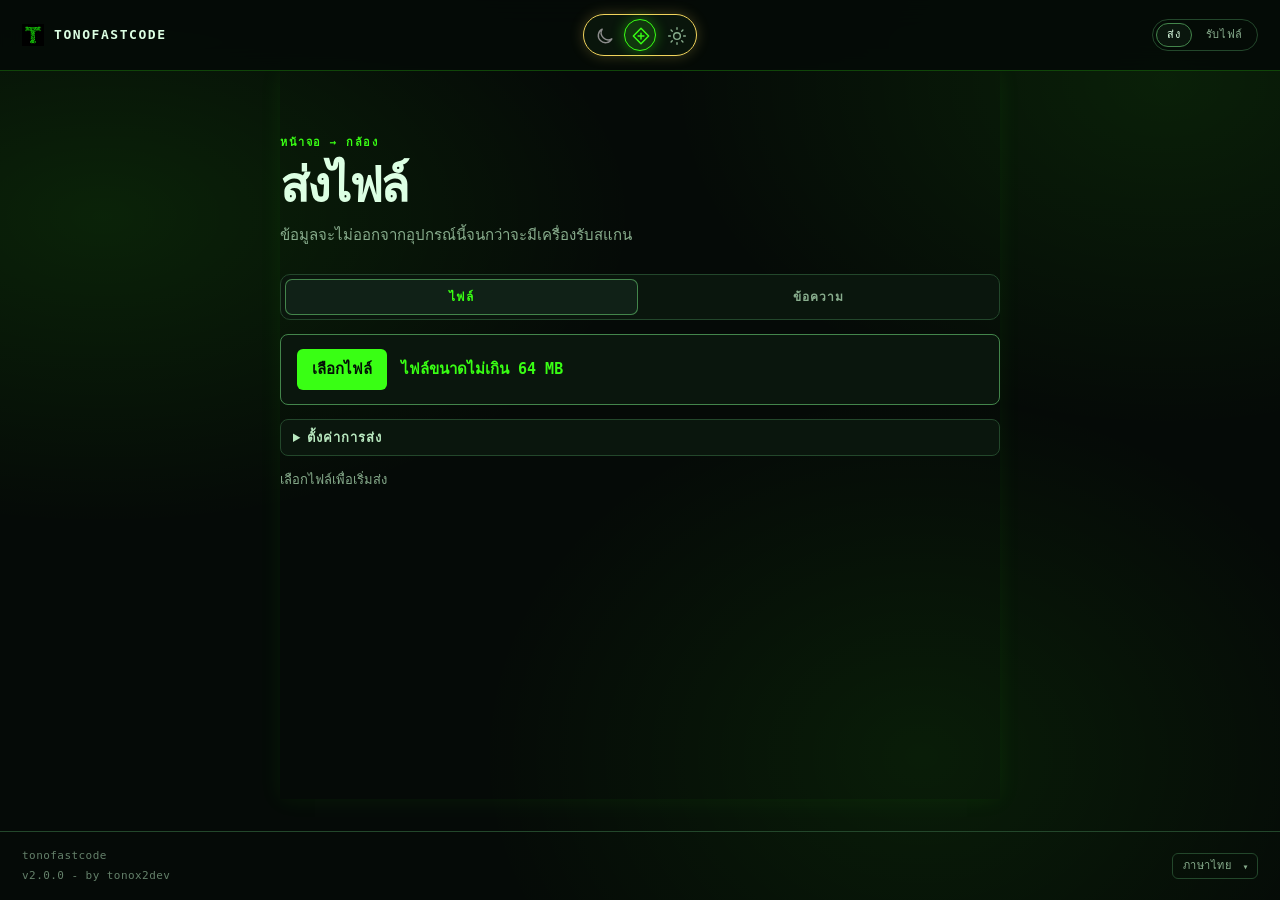
<file: th/send/index.html>
<!doctype html>
<!-- tonox2dev dont copyright -->
<!-- tonofastcode v0.5.3 - by tonox2dev — SPDX-License-Identifier: AGPL-3.0-or-later — portions MIT: (c) 2026 Steve Dakh; Emscripten (see NOTICE) — -->
<html lang="th" data-i18n-static="th">
  <head>
    <meta charset="UTF-8" />
    <meta name="viewport" content="width=device-width, initial-scale=1.0, viewport-fit=cover" />
    <title>tonofastcode — ส่ง</title>
    <meta name="theme-color" content="#050a07" />
    <script src="../../assets/theme-boot.js"></script>
    <link rel="canonical" href="https://tonofastcode.vercel.app/th/send/">
    
    
    
    <script type="module" crossorigin src="../../assets/send-Bd5Iw8X4.js"></script>
    <script type="module" src="../../assets/slider-refinements.js"></script>
    <script type="module" src="../../assets/file-staging.js"></script>
    <script type="module" src="../../assets/theme-switcher.js"></script>
    <script type="module" src="../../assets/share-target.js"></script>
    <script type="module" src="../../assets/sender-enhancements.js"></script>
    <script type="module" src="../../assets/register-service-worker.js"></script>
    <link rel="modulepreload" crossorigin href="../../assets/dialog-BCNB4hJ8.js">
    <link rel="modulepreload" crossorigin href="../../assets/share-dialog-B4uABdxi.js">
    <link rel="modulepreload" crossorigin href="../../assets/wake-lock-BlIwRfLh.js">
    <link rel="stylesheet" crossorigin href="../../assets/dialog-lwSt6g5n.css">
    <link rel="stylesheet" href="../../assets/ui-refinements.css">
  <link rel="manifest" href="/manifest.webmanifest">
    <link rel="icon" href="../../icon.png" type="image/png" />
    <link rel="apple-touch-icon" href="../../icon.png" />
    <link rel="alternate" hreflang="en" href="https://tonofastcode.vercel.app/send/" />
    <link rel="alternate" hreflang="th" href="https://tonofastcode.vercel.app/th/send/">
  </head>
  <body class="tool-page">
    <header class="site-header">
      <a class="brand" href="../"><img class="brand-logo" src="../../icon.png" alt="" aria-hidden="true">tonofastcode</a>
      
      <nav class="mode-nav" aria-label="เมนูโหมด"><a href="../send/">ส่ง</a><a href="../receive/">รับไฟล์</a></nav>
    </header>
    <main class="send-shell">
      <section class="tool-intro">
        <p class="eyebrow">หน้าจอ → กล้อง</p>
        <h1 id="tool-title">ส่งไฟล์</h1>
        <p>ข้อมูลจะไม่ออกจากอุปกรณ์นี้จนกว่าจะมีเครื่องรับสแกน</p>
      </section>

      <div class="mode-picker" id="mode-picker" role="radiogroup" aria-label="ประเภทข้อมูลที่จะส่ง">
        <label>
          <input type="radio" name="send-mode" value="file" checked />
          <span>ไฟล์</span>
        </label>
        <label>
          <input type="radio" name="send-mode" value="snippet" />
          <span>ข้อความ</span>
        </label>
      </div>

      
      <label class="file-picker" id="pane-file">
        <span class="file-picker-button" id="file-picker-button">เลือกไฟล์</span>
        <span class="file-picker-text" id="file-picker-label">ไฟล์ขนาดไม่เกิน 64 MB</span>
        <input id="cfg-file" type="file" multiple />
      </label>

      <div id="pane-demo" hidden></div>
      <section class="staged-files" id="staged-files" hidden aria-label="ไฟล์ที่เตรียมส่ง">
        <ul class="staged-file-list" id="staged-file-list"></ul>
        <p class="staged-file-status" id="staged-file-status" role="status" aria-live="polite"></p>
        <button class="transfer-now" id="transfer-now" type="button" disabled>เริ่มส่ง</button>
      </section>

      <div class="note-composer" id="pane-snippet" hidden>
        <label for="snippet-text" id="snippet-label">ข้อความที่จะส่ง</label>
        <textarea id="snippet-text" rows="7" placeholder="วางหรือพิมพ์ข้อความ เช่น URL การตั้งค่า หรือข้อความทั่วไป…"></textarea>
        <label class="snippet-display-setting" for="snippet-display-mode">
          <span>รูปแบบการแสดงผลฝั่งผู้รับ</span>
          <select id="snippet-display-mode">
            <option value="none">ไม่ใช้</option>
            <option value="letter">จดหมาย</option>
            <option value="greeting">การ์ดอวยพร</option>
            <option value="birthday">กล่องของขวัญวันเกิด</option>
            <option value="christmas">กล่องของขวัญวันคริสต์มาส</option>
            <option value="scroll">ประกาศผล</option>
          </select>
        </label>
        <button id="send-snippet" type="button">เริ่มส่งข้อความ</button>
      </div>

      <div class="stage" id="stage" hidden><canvas id="qr" width="16" height="16"></canvas></div>
      <details class="settings">
        <summary>ตั้งค่าการส่ง</summary>
        <div class="row">
          <label>
            <span>เฟรมต่อวินาที</span>
            
            <select id="cfg-fps"><option>10</option><option>15</option><option>20</option><option>24</option><option>30</option><option>55</option><option selected>60</option></select>
          </label>
          <label>
            <span>ไบต์ต่อเฟรม</span>
            <select id="cfg-bytes"><option>500</option><option>1000</option><option>1465</option><option>1850</option><option>2331</option><option selected>2953</option></select>
          </label>
          <label>
            <span>แก้ไขข้อผิดพลาด</span>
            <select id="cfg-ecc">
              <option selected>L</option><option>M</option><option>Q</option><option>H</option>
            </select>
          </label>
          <label>
            <span>รูปแบบ</span>
            <select id="cfg-grid">
              <option value="1" selected>1 คิวอาร์โค้ด</option><option value="2">2 คิวอาร์โค้ด (1×2)</option><option value="4">4 คิวอาร์โค้ด (2×2)</option><option value="6">6 คิวอาร์โค้ด (2×3)</option>
            </select>
          </label>
          <label class="range-setting">
            <span>ขนาดแสดงผล <output id="cfg-size-value" for="cfg-size">900 px</output></span>
            <input id="cfg-size" type="range" min="100" max="1200" step="1" value="900" />
          </label>
        </div>
        
        <dl class="stream-specs" id="stream-specs" hidden>
          <div><dt>อัตราการส่ง</dt><dd id="spec-fps">—</dd></div>
          <div><dt>ข้อมูลต่อเฟรม</dt><dd id="spec-frame">—</dd></div>
          <div><dt>คิวอาร์โค้ด</dt><dd id="spec-qr">—</dd></div>
          <div><dt>กำลังส่ง</dt><dd id="spec-payload">—</dd></div>
          <div><dt>การบีบอัด</dt><dd id="spec-compression">—</dd></div>
          <div><dt>บล็อกข้อมูล</dt><dd id="spec-k">—</dd></div>
        </dl>
        <div class="settings-share-link" id="settings-share-link"></div>
        
        <details class="settings subsection" id="export-panel" hidden>
          <summary>ส่งออกภาพเคลื่อนไหว</summary>
          <p class="hint">บันทึกสตรีมนี้เป็นไฟล์ภาพเคลื่อนไหววนซ้ำ นำไปใส่ในวิดีโอหรือหน้าเว็บ แล้วใช้อีกกล้องสแกนภาพที่กำลังเล่นเพื่อรับไฟล์ได้</p>
          <div class="row">
            <label>
              <span>รูปแบบไฟล์</span>
              <select id="cfg-export-format">
                <option value="apng" selected>APNG</option><option value="zip">ชุดภาพ PNG (ZIP)</option>
              </select>
            </label>
            <label>
              <span>อัตราเฟรม</span>
              <select id="cfg-export-fps">
                <option>5</option><option selected>10</option><option>15</option><option>30</option><option>60</option>
              </select>
            </label>
            <label>
              <span>ขนาดโมดูล</span>
              <select id="cfg-export-scale">
                <option value="1">1×</option><option value="2">2×</option><option value="4" selected>4×</option><option value="8">8×</option>
              </select>
            </label>
            <label>
              <span>จำนวนรอบ</span>
              <select id="cfg-export-cycles">
                <option>1</option><option selected>2</option><option>3</option><option>4</option><option>5</option>
              </select>
            </label>
          </div>
          <p class="hint" id="export-estimate">—</p>
          <div class="note-actions">
            <button id="export-start" type="button">ส่งออก</button>
          </div>
        </details>
      </details>
      <div class="hint status-line" id="specs">เลือกไฟล์เพื่อเริ่มส่ง</div>
      <dialog class="help-dialog share-dialog" id="share-dialog" aria-labelledby="share-title" data-share-title="tonofastcode — หน้ารับข้อมูล">
        
        <h2 id="share-title" tabindex="-1" autofocus>แชร์หน้ารับข้อมูล</h2>
        <p class="share-hint">สแกนด้วยกล้องของอุปกรณ์อีกเครื่อง หรือส่งลิงก์ให้กัน</p>
        <canvas id="share-qr" width="16" height="16"></canvas>
        <div class="share-url-row">
          
          <input id="share-url" readonly value="https://tonofastcode.vercel.app/receive/" aria-label="ลิงก์หน้ารับข้อมูล" />
          <button id="share-copy" class="secondary-button" type="button">คัดลอก</button>
        </div>
        <div class="note-actions">
          <button id="share-native" class="secondary-button" type="button" hidden>แชร์…</button>
          <button id="share-close" class="secondary-button" type="button">ปิด</button>
        </div>
      </dialog>
      <div class="hint footer-hint" id="footer-hint" hidden>เปิดหน้า “รับ” บนอุปกรณ์อีกเครื่อง แล้วเพิ่มความสว่างหน้าจอนี้</div>
    </main>
    <footer class="site-footer">
      <span class="footer-id">
        <span>tonofastcode</span>
        <span>v2.0.0 - by tonox2dev</span>
      </span>
      </footer>
  </body>
</html>
</file>
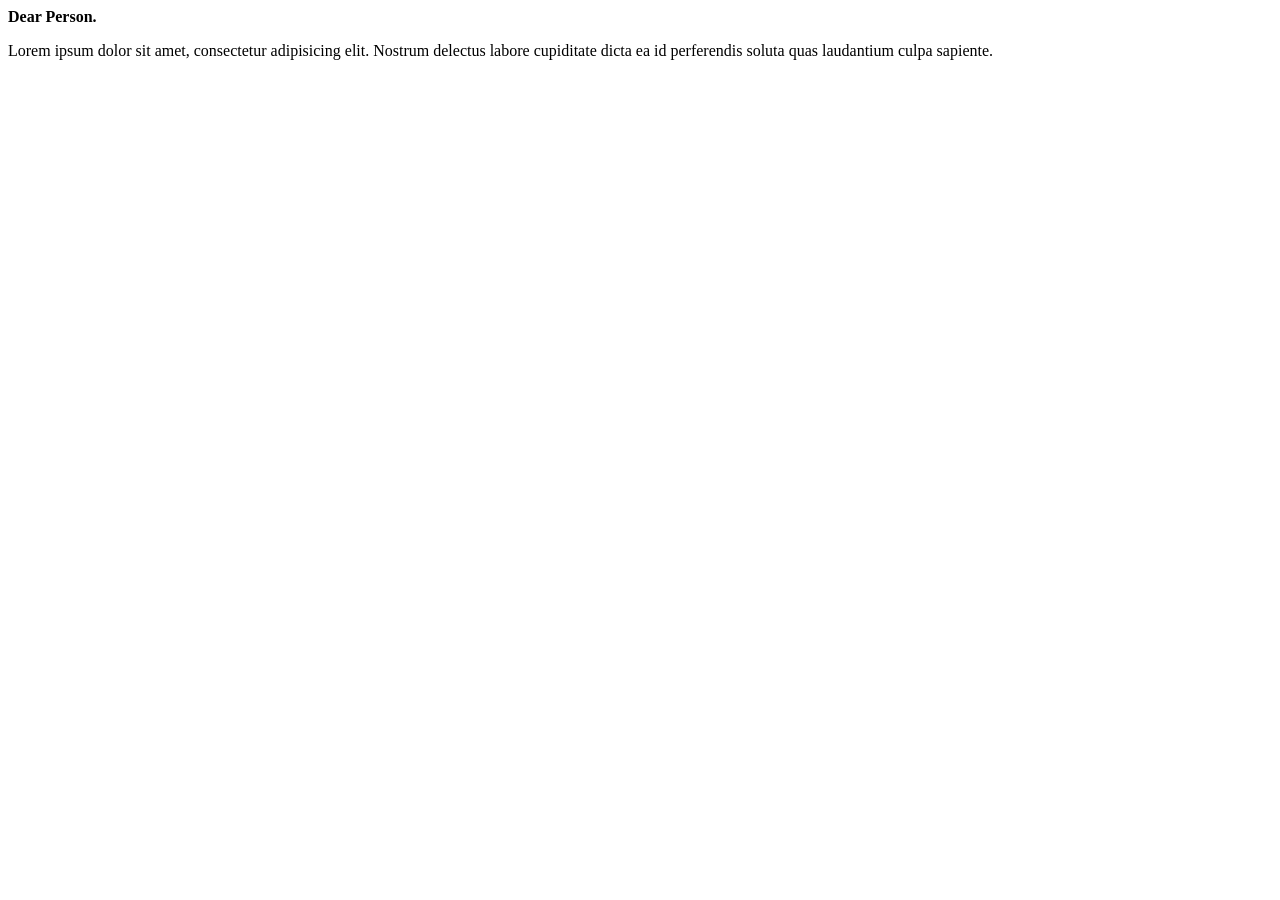
<file: assets/animation/letter.html>
<!DOCTYPE html>
<html lang="en">
<head>
    <meta charset="UTF-8">
    <meta name="viewport" content="width=device-width, initial-scale=1.0">
    <title>Document</title>
    <link rel="stylesheet" href="letter_style.css">
</head>
<body>
    <div class="container">
        <div class="envelope-wrapper">
            <div class="envelope">
                <div class="letter">
                    <div class="text">
                        <strong>Dear Person.</strong>
                        <p>Lorem ipsum dolor sit amet, consectetur adipisicing elit. Nostrum delectus labore cupiditate dicta ea id perferendis soluta quas laudantium culpa sapiente.</p>
                    </div>
                </div>
            </div>
            <div class="heart"></div>
        </div>
    </div>

    <script>
        const envelope = document.querySelector(".envelope-wrapper");
        const heart = document.querySelector(".heart");
        heart.addEventListener("click", ()=>{
            envelope.classList.toggle("flap")
        })
    </script>
</body>
</html>
</file>
<file: assets/dialog-lwSt6g5n.css>
/*! tonofastcode v0.5.3 - by tonox2dev — SPDX-License-Identifier: AGPL-3.0-or-later — portions MIT: (c) 2026 Steve Dakh; Emscripten (see NOTICE) — */
/* tonox2dev dont copyright */
*{box-sizing:border-box}html{background:var(--bg)}body{margin:0;background:var(--bg);color:var(--text);font:15px/1.5 ui-monospace,SFMono-Regular,Menlo,Consolas,"Leelawadee UI",Tahoma,monospace;display:flex;flex-direction:column;align-items:center;gap:14px;padding:20px;min-height:100vh}h1{font-size:16px;letter-spacing:.12em;text-transform:uppercase;color:var(--accent);margin:0;text-align:center}h1 small{color:var(--muted);letter-spacing:0;text-transform:none;font-weight:400}.hint{color:var(--muted);font-size:13px;text-align:center;max-width:640px}a{color:var(--accent)}button{font:inherit;color:var(--accent-ink);background:var(--accent);border:0;border-radius:8px;padding:14px 36px;font-size:18px;font-weight:700;cursor:pointer;transition:background-color .13s ease}button:hover{background:var(--accent-hi)}button:focus-visible{outline:2px solid var(--text);outline-offset:3px}[hidden]{display:none!important}.file-picker{position:relative;width:min(92vw,640px);display:flex;align-items:center;gap:14px;color:var(--text);background:var(--panel);border:1px solid var(--line-bright);border-radius:8px;padding:14px 16px;cursor:pointer}.file-picker-button{flex:none;color:var(--accent-ink);background:var(--accent);border:1px solid transparent;border-radius:6px;padding:8px 14px;font-weight:700;transition:background-color .13s ease,border-color .13s ease,color .13s ease}.file-picker:hover .file-picker-button{background:var(--accent-hi)}.file-picker.has-file .file-picker-button{color:var(--red);background:transparent;border-color:var(--red)}.file-picker.has-file:hover .file-picker-button{background:#ff7b721f}.file-picker-text{min-width:0;overflow-wrap:anywhere;color:var(--accent);font-weight:700}.file-picker input{position:absolute;width:1px;height:1px;opacity:0;pointer-events:none}.file-picker:has(input:focus-visible) .file-picker-button{outline:2px solid var(--text);outline-offset:3px}.stage{background:#fff;padding:20px;border-radius:10px;cursor:zoom-in}body.qr-full{padding:0;gap:0}body.qr-full :is(.site-header,.site-footer),body.qr-full .send-shell>:not(#stage){display:none}body.qr-full .send-shell{width:100%;margin:0;padding:0}body.qr-full #stage{width:100%;min-height:100dvh;display:flex;align-items:center;justify-content:center;margin:0;padding:0;border-radius:0;cursor:zoom-out}body.qr-full #stage[hidden],.stage[hidden]{display:none}.stage canvas{display:block;image-rendering:pixelated}.preview{position:relative;width:min(92vw,480px)}.preview video{width:100%;border-radius:10px;background:#000;display:block}.progress{width:min(92vw,480px);height:14px;background:var(--panel);border:1px solid var(--line);border-radius:7px;overflow:hidden}.progress-status{width:min(92vw,480px);display:flex;justify-content:space-between;gap:16px;color:var(--muted);font-size:13px;font-variant-numeric:tabular-nums}.progress-status strong{color:var(--accent)}.progress-status span{text-align:end}.progress>div{height:100%;background:var(--accent);transition:width .25s}.progress>div.error{background:var(--red)}.done{color:var(--text);font-size:22px;font-weight:700}.failed{color:var(--red);font-size:22px;font-weight:700}img.received,video.received{max-width:min(92vw,640px);border-radius:10px}audio.received{width:min(92vw,640px)}#result{display:flex;flex-direction:column;align-items:center;gap:14px}a.download{display:inline-block;color:var(--accent-ink);background:var(--accent);border-radius:8px;padding:12px 20px;font-size:16px;font-weight:700;text-decoration:none;max-width:100%;overflow-wrap:anywhere}details.settings{width:min(92vw,640px);background:var(--panel);border:1px solid var(--line);border-radius:8px;padding:8px 12px}details.settings summary{cursor:pointer;color:var(--text-dim);font-size:13px;font-weight:700;text-transform:uppercase;letter-spacing:.08em}details.settings .row{display:flex;flex-wrap:wrap;gap:10px 18px;padding-top:10px}details.settings label{display:flex;flex-direction:column;gap:3px;font-size:11px;color:var(--muted);text-transform:uppercase;letter-spacing:.08em}details.settings select,details.settings input[type=range]{font:inherit;font-size:16px;color:var(--text);background:var(--bg);border:1px solid var(--line);border-radius:6px;padding:5px 8px}details.settings label.check{flex-direction:row;align-items:center;gap:9px;margin-top:12px;font-size:13px;color:var(--text);text-transform:none;letter-spacing:normal;cursor:pointer}details.settings input[type=checkbox]{width:18px;height:18px;flex:none;margin:0;accent-color:var(--accent)}details.settings label.camera-pick select{max-width:220px}details.settings details.subsection{width:auto;background:none;border:0;border-top:1px solid var(--line);border-radius:0;margin:10px 0 2px;padding:9px 0 0}details.settings details.subsection summary{font-size:11px}details.settings details.subsection .row{padding-top:8px}details.settings details.subsection .hint{text-align:start;max-width:none}.settings-actual{margin:10px 0 2px;padding-top:9px;border-top:1px solid var(--line);color:var(--muted);font-size:11px;letter-spacing:.04em}.stream-specs{display:grid;grid-template-columns:repeat(auto-fill,minmax(150px,1fr));gap:10px 18px;margin:10px 0 2px;padding-top:9px;border-top:1px solid var(--line)}.stream-specs div{min-width:0}.stream-specs dt{color:var(--muted);font-size:10px;letter-spacing:.08em;text-transform:uppercase}.stream-specs dd{margin:2px 0 0;color:var(--text);font-size:13px;overflow-wrap:anywhere}.metrics{display:grid;grid-template-columns:repeat(auto-fill,minmax(110px,1fr));gap:8px;width:min(92vw,640px)}.metric{background:var(--panel);border:1px solid var(--line);border-radius:6px;padding:6px 8px}.metric .k{font-size:10px;color:var(--muted);text-transform:uppercase;letter-spacing:.08em}.metric .v{font-size:16px;font-variant-numeric:tabular-nums}.metric .v.amber{color:var(--accent)}.metric .v.ok{color:var(--green)}:root{color-scheme:dark;--bg: #050a07;--panel: #0a120c;--panel-strong: #0e1b11;--line: #1b3820;--line-bright: #2d6134;--text: #d8ffe0;--text-dim: #b3d7b8;--muted: #7f9d82;--muted-dim: #5d755f;--accent: #39ff14;--accent-hi: #75ff4a;--accent-ink: #031006;--green: #6aff77;--red: #ff7b72;--viewport-bg: #020603;--accent-rgb: 57, 255, 20;--bg-rgb: 5, 10, 7}.home-page,.tool-page,.receiver-page{display:flex;flex-direction:column;align-items:stretch;gap:0;padding:0;min-height:100svh;background:radial-gradient(circle at 80% -10%,rgba(var(--accent-rgb),.07),transparent 35%),var(--bg)}.home-shell,.send-shell,.receiver-shell{flex:1 0 auto}.site-header{width:100%;min-height:58px;display:flex;align-items:center;justify-content:space-between;gap:16px;padding:max(14px,env(safe-area-inset-top)) max(22px,env(safe-area-inset-right)) 14px max(22px,env(safe-area-inset-left));border-bottom:1px solid var(--line);background:rgba(var(--bg-rgb),.9);backdrop-filter:blur(14px);position:relative;z-index:3}.brand{display:inline-flex;align-items:center;gap:10px;color:var(--text);font-size:13px;font-weight:800;letter-spacing:.12em;text-transform:uppercase;text-decoration:none}.brand-logo{width:22px;height:22px;flex:none;color:var(--accent)}.mode-badge,.mode-nav a{color:var(--muted);font-size:11px;letter-spacing:.06em;text-transform:uppercase}.mode-badge{color:var(--text);border:1px solid var(--line-bright);border-radius:999px;padding:4px 9px}.mode-nav{display:flex;gap:3px;padding:3px;border:1px solid var(--line);border-radius:999px}.mode-nav a{padding:3px 10px;border:1px solid transparent;border-radius:999px;text-decoration:none}.mode-nav a:hover,.mode-nav a:focus-visible{color:var(--text)}.mode-nav a[aria-current=page]{color:var(--text);background:var(--panel);border-color:var(--line-bright)}.eyebrow,.card-kicker{margin:0 0 8px;color:var(--accent);font-size:11px;font-weight:700;letter-spacing:.14em;text-transform:uppercase}.home-shell{width:min(1120px,calc(100% - 40px));margin:0 auto;padding:clamp(56px,9vw,110px) 0 48px}.hero{max-width:820px;margin-bottom:clamp(48px,7vw,82px)}.hero h1{margin:0;color:var(--text);font-family:ui-monospace,SFMono-Regular,Menlo,Consolas,monospace;font-size:clamp(32px,5vw,56px);line-height:1;letter-spacing:-.05em;text-align:start;text-transform:none}.hero-copy{max-width:660px;margin:20px 0 0;color:var(--muted);font-size:clamp(15px,2vw,18px);line-height:1.65}.transfer-grid{display:grid;grid-template-columns:repeat(2,minmax(0,1fr));gap:16px}.transfer-card{min-height:336px;display:flex;flex-direction:column;justify-content:space-between;gap:30px;padding:clamp(24px,4vw,42px);border:1px solid var(--line);border-radius:18px;background:linear-gradient(150deg,var(--panel-strong),var(--panel))}.note-feature-card{background:linear-gradient(150deg,rgba(var(--accent-rgb),.07),transparent 55%),var(--panel);border-color:var(--line-bright)}.transfer-card h2{max-width:430px;margin:0 0 14px;color:var(--text);font-size:clamp(25px,3.4vw,38px);line-height:1.08;letter-spacing:-.04em}.transfer-card p:not(.card-kicker){max-width:480px;margin:0;color:var(--muted)}.card-actions{display:flex;flex-wrap:wrap;gap:8px}.action{display:flex;align-items:center;justify-content:space-between;gap:22px;width:100%;min-height:54px;padding:0 22px;color:var(--accent-ink);background:var(--accent);border:1px solid var(--accent);border-radius:10px;font-size:13px;font-weight:700;letter-spacing:.14em;text-transform:uppercase;text-decoration:none;transition:background-color .14s ease,border-color .14s ease,color .14s ease}.action-arrow{width:20px;height:20px;flex:none;transition:transform .16s ease}.action:hover,.action:focus-visible{color:var(--accent-ink);background:var(--accent-hi);border-color:var(--accent-hi)}.file-card .action:hover .action-arrow,.file-card .action:focus-visible .action-arrow{transform:translate(4px)}.note-feature-card .action:hover .action-arrow,.note-feature-card .action:focus-visible .action-arrow{transform:translateY(4px)}.action:focus-visible{outline:2px solid var(--text);outline-offset:3px}@media(prefers-reduced-motion:reduce){.action,.action-arrow{transition:none}.action:hover .action-arrow,.action:focus-visible .action-arrow{transform:none}}.privacy-note{margin:30px 0 0;color:var(--muted-dim);font-size:11px;text-align:center}.site-footer{margin-top:32px;display:flex;flex-wrap:wrap;align-items:center;justify-content:space-between;gap:10px 18px;padding:16px max(22px,env(safe-area-inset-right)) max(16px,env(safe-area-inset-bottom)) max(22px,env(safe-area-inset-left));border-top:1px solid var(--line);color:var(--muted-dim);font-size:11px;letter-spacing:.04em}.footer-id{display:flex;flex-direction:column;gap:3px;flex:1 1 auto;min-width:0}.site-footer a{color:var(--muted);text-decoration:none}.site-footer a:hover,.site-footer a:focus-visible{color:var(--accent)}.footer-links{display:flex;gap:16px}.footer-links a{font-weight:700;letter-spacing:.08em;text-transform:uppercase}.send-shell{width:min(720px,calc(100% - 32px));margin:0 auto;padding:clamp(32px,6vw,64px) 0 40px;display:flex;flex-direction:column;align-items:center;gap:14px}.tool-intro{width:100%;margin-bottom:14px}.tool-intro h1,.receiver-heading h1{margin:0;color:var(--text);font-size:clamp(30px,6vw,48px);line-height:1.05;letter-spacing:-.05em;text-align:start;text-transform:none}.tool-intro>p:last-child{max-width:600px;margin:14px 0 0;color:var(--muted)}.status-line{min-height:20px;max-width:none;text-align:start}.status-line.error{padding:10px 12px;color:var(--red);background:#ff7b721a;border-inline-start:3px solid var(--red);border-start-start-radius:0;border-end-start-radius:0;border-start-end-radius:8px;border-end-end-radius:8px;font-weight:700}.stream-file{color:var(--text);overflow-wrap:anywhere}.send-shell .status-line,.send-shell .file-picker,.send-shell details.settings,.mode-picker,.note-composer{width:100%}.demo-picker{width:100%;display:flex;flex-wrap:wrap;align-items:center;justify-content:space-between;gap:12px;padding:14px 16px;color:var(--accent);background:var(--panel);border:1px solid var(--line);border-radius:10px;font-size:12px;font-weight:700;letter-spacing:.08em;text-transform:uppercase}.demo-buttons{display:flex;flex-wrap:wrap;gap:8px}.demo-buttons button{width:auto;padding:10px 16px;color:var(--text);background:transparent;border:1px solid var(--line-bright);font-size:13px;letter-spacing:.04em;text-transform:none}.demo-buttons button:hover{border-color:var(--accent)}.mode-picker{display:flex;gap:4px;padding:4px;background:var(--panel);border:1px solid var(--line);border-radius:10px}.mode-picker label{flex:1}.mode-picker input{position:absolute;opacity:0;pointer-events:none}.mode-picker span{display:block;padding:9px 12px;border-radius:7px;color:var(--muted);font-size:12px;font-weight:700;letter-spacing:.08em;text-transform:uppercase;text-align:center;cursor:pointer;transition:background .12s ease,color .12s ease,box-shadow .12s ease}.mode-picker span:hover{color:var(--text)}.mode-picker input:checked+span{color:var(--accent);background:var(--panel-strong);box-shadow:inset 0 0 0 1px var(--line-bright)}.mode-picker input:focus-visible+span{outline:2px solid var(--accent);outline-offset:2px}.send-shell .stage{max-width:100%;overflow:hidden;scroll-margin-top:16px}.note-composer{display:flex;flex-direction:column;gap:8px;color:var(--accent);font-size:12px;font-weight:700;letter-spacing:.08em;text-transform:uppercase}.note-composer textarea{width:100%;resize:vertical;min-height:168px;padding:16px;color:var(--text);background:var(--panel);border:1px solid var(--line-bright);border-radius:10px;outline:none;font:16px/1.55 ui-monospace,SFMono-Regular,Menlo,Consolas,monospace;text-transform:none}.note-composer textarea:focus{border-color:var(--accent);box-shadow:0 0 0 3px rgba(var(--accent-rgb),.16)}.footer-hint{margin-top:6px}.receiver-page .site-header{position:sticky;top:0}.receiver-shell{width:min(720px,calc(100% - 32px));margin:0 auto;padding:clamp(32px,6vw,64px) 0 max(40px,env(safe-area-inset-bottom))}.receiver-primary{min-width:0;display:flex;flex-direction:column;align-items:center;gap:14px}.receiver-heading{width:100%;margin-bottom:14px}.receiver-heading .eyebrow{margin-bottom:4px}.receiver-heading .status-line{max-width:600px;margin:14px 0 0;text-align:start;line-height:1.4}.receiver-primary>details.settings,.receiver-primary>#result{width:100%}.receiver-primary>button{width:auto;min-width:min(100%,260px);max-width:100%;min-height:56px}.preview-zone{position:relative;display:flex;flex-direction:column;align-items:center;width:min(100%,640px)}.preview{position:relative;width:min(100%,640px);aspect-ratio:4 / 3;max-height:calc(100dvh - 156px);background:var(--viewport-bg);border:1px solid var(--line-bright);border-radius:12px;overflow:hidden}.preview video{width:100%;height:100%;object-fit:contain;border-radius:0}.preview .detect-overlay{position:absolute;inset:0;width:100%;height:100%;pointer-events:none;z-index:1}.transfer-hud{position:absolute;inset:auto 0 0;z-index:2;padding:54px 14px 14px;background:linear-gradient(transparent,rgba(var(--bg-rgb),.94) 55%);pointer-events:none}.transfer-hud .progress-status,.transfer-hud .progress{width:100%}.transfer-hud .progress-status{margin-bottom:7px;color:var(--text-dim);text-shadow:0 1px 3px #000}.transfer-hud .progress{height:12px;background:rgba(var(--bg-rgb),.86);border-color:#ffffff29}.diagnostics{margin-top:2px}.diagnostics .metrics{width:100%;padding-top:10px}#result:empty{display:none}#result{width:100%}.received-note{width:100%;max-width:640px;margin:0;padding:16px;white-space:pre-wrap;overflow-wrap:anywhere;color:var(--text);background:var(--panel);border:1px solid var(--line);border-radius:10px}.no-signal-toast{position:absolute;bottom:calc(100% + 8px);left:50%;transform:translate(-50%);z-index:3;display:flex;align-items:center;gap:14px;max-width:calc(100% - 20px);padding:8px 16px;color:var(--text);background:rgba(var(--bg-rgb),.85);border:1px solid var(--line-bright);border-radius:999px;font-size:13px;white-space:nowrap;-webkit-user-select:none;user-select:none}.no-signal-toast[hidden]{display:none}.no-signal-dismiss{color:var(--muted)}.help-dialog{width:min(92vw,440px);color:var(--muted);background:var(--panel);border:1px solid var(--line-bright);border-radius:12px;padding:18px 20px;font-size:13px;line-height:1.6}.help-dialog::backdrop{background:#0000008c}.help-dialog h2{margin:0 0 10px;color:var(--accent);font-size:11px;letter-spacing:.08em;text-transform:uppercase}.help-dialog h2:focus{outline:none}.help-dialog ul{margin:0;padding-inline-start:18px}.help-dialog li+li{margin-top:6px}.help-dialog .secondary-button{margin-top:14px}.share-dialog{text-align:center}.home-share{display:flex;justify-content:center;margin-top:36px}.share-site{display:inline-flex;align-items:center;gap:9px;font-size:14px}.share-site .share-icon{width:16px;height:16px;flex:none;color:var(--accent)}.share-hint{margin:0}.share-dialog canvas{display:block;margin:14px auto 4px;max-width:100%;border-radius:8px}.share-url-row{display:flex;gap:8px;margin-top:10px}.share-url-row input{flex:1;min-width:0;font:inherit;font-size:16px;color:var(--text);background:var(--bg);border:1px solid var(--line);border-radius:6px;padding:8px 10px}.share-url-row .secondary-button{margin-top:0;flex:none}.secondary-button{width:auto;padding:10px 16px;color:var(--text);background:transparent;border:1px solid var(--line-bright);font-size:14px}.note-actions{display:flex;flex-wrap:wrap;justify-content:center;align-items:center;gap:16px;margin-top:14px;max-width:100%}.text-button{padding:0;color:var(--accent);background:transparent;border:0;border-radius:0;font-size:11px;font-weight:700;letter-spacing:.08em;text-transform:uppercase}.text-button.danger{color:var(--red)}@media(max-width:680px){.site-header{min-height:50px;padding:max(11px,env(safe-area-inset-top)) 14px 11px}.brand{gap:8px;font-size:11px;letter-spacing:.08em}.brand-logo{width:19px;height:19px}.home-shell{width:min(100% - 28px,520px);padding-top:46px}.hero h1{font-size:clamp(30px,9vw,42px)}.hero-copy{margin-top:16px}.transfer-grid{gap:10px}.transfer-card{min-height:0;gap:16px;padding:16px 14px;border-radius:14px}.transfer-card .card-kicker{margin-bottom:6px;font-size:9px;letter-spacing:.1em}.transfer-card h2{margin-bottom:8px;font-size:clamp(17px,5vw,24px)}.transfer-card p:not(.card-kicker){display:none}.card-actions .action{min-width:0;width:100%;gap:8px;padding:10px 12px;font-size:13px}.action-arrow{width:18px;height:18px}.send-shell{width:calc(100% - 24px);padding-top:28px}.receiver-shell{width:calc(100% - 20px);padding-top:10px}.receiver-primary{gap:8px}.receiver-heading{gap:10px}.receiver-heading h1{font-size:25px}.receiver-heading .status-line{font-size:10px}.preview{max-height:calc(100dvh - 128px)}.progress-status{font-size:11px}.transfer-hud{padding:42px 10px 10px}}@media(max-height:620px)and (orientation:landscape){.receiver-heading .eyebrow{display:none}.receiver-heading h1{font-size:20px}.preview-zone{width:auto;max-width:100%}.preview{width:auto;height:calc(100dvh - 108px);max-width:100%}}.note-actions.pair{flex-wrap:nowrap}.note-actions.pair>.secondary-button{flex:1 1 0;min-width:0;white-space:normal}.footer-lang{position:relative;margin-inline-start:auto}.footer-lang:after{content:"▾";position:absolute;inset-inline-end:9px;top:50%;transform:translateY(-50%);pointer-events:none;color:var(--muted);font-size:10px}.footer-lang .lang-select{appearance:none;background:transparent;border:1px solid var(--line);border-radius:6px;color:var(--muted);font:inherit;font-size:11px;letter-spacing:.04em;padding:4px 24px 4px 10px;cursor:pointer}[dir=rtl] .footer-lang .lang-select{padding:4px 10px 4px 24px}.footer-lang .lang-select:hover,.footer-lang .lang-select:focus-visible{color:var(--accent);border-color:var(--accent)}.footer-lang:hover:after{color:var(--accent)}.i18n-note{flex-basis:100%;margin:0;padding-bottom:10px;border-bottom:1px solid var(--line);color:var(--muted-dim);font-size:11px}.i18n-note a{color:var(--muted);text-decoration:underline}.locale-banner{display:flex;align-items:center;justify-content:space-between;gap:14px;width:100%;padding:10px 14px;border:1px solid var(--line);border-radius:10px;font-size:13px}.locale-banner a{color:var(--accent);text-decoration:none}.locale-banner a:hover,.locale-banner a:focus-visible{text-decoration:underline}[dir=rtl] .action-arrow{transform:scaleX(-1)}

:root{--accent-rgb:57,255,20;--bg-rgb:5,10,7} .site-header{border-bottom-color:rgba(57,255,20,.24)} .transfer-card,.send-shell,.receiver-shell,.help-dialog{box-shadow:0 0 22px rgba(57,255,20,.07)} .action,.secondary-button{box-shadow:inset 0 0 0 1px rgba(57,255,20,.2)} button:focus-visible,a:focus-visible,input:focus-visible,select:focus-visible{outline-color:var(--accent)}
</file>
<file: assets/ui-refinements.css>
/* tonox2dev dont copyright */
:root {
  --bg: #050a07;
  --panel: #0a160d;
  --panel-strong: #102117;
  --line: #23472b;
  --line-bright: #43854b;
  --text: #dcffe3;
  --text-dim: #b8e8bf;
  --muted: #88ad8d;
  --muted-dim: #64806a;
  --accent: #39ff14;
  --accent-hi: #8bff69;
  --accent-ink: #031006;
  --green: #72ff91;
  --red: #ff7b72;
  --accent-rgb: 57, 255, 20;
  --bg-rgb: 5, 10, 7;
  --theme-glow-rgb: 57, 255, 20;
}

html[data-theme="dark"] {
  color-scheme: dark;
  --bg: #1e1e1e;
  --panel: #252526;
  --panel-strong: #333337;
  --line: #45454b;
  --line-bright: #686870;
  --text: #e4e4e4;
  --text-dim: #c5c5c5;
  --muted: #a5a5ad;
  --muted-dim: #85858d;
  --accent: #65d6b0;
  --accent-hi: #a0f1d7;
  --accent-ink: #10231d;
  --green: #83e9bd;
  --red: #ff8585;
  --accent-rgb: 101, 214, 176;
  --bg-rgb: 30, 30, 30;
  --theme-glow-rgb: 101, 214, 176;
}

html[data-theme="light"] {
  color-scheme: light;
  --bg: #f1f6f1;
  --panel: #ffffff;
  --panel-strong: #e5eee5;
  --line: #b8cdb8;
  --line-bright: #79a879;
  --text: #15251a;
  --text-dim: #314b37;
  --muted: #48654d;
  --muted-dim: #5f7863;
  --accent: #15803d;
  --accent-hi: #166534;
  --accent-ink: #ffffff;
  --green: #168447;
  --red: #b42318;
  --accent-rgb: 21, 128, 61;
  --bg-rgb: 241, 246, 241;
  --theme-glow-rgb: 21, 128, 61;
}

html[data-theme="green"] {
  color-scheme: dark;
}

.home-page,
.tool-page,
.receiver-page {
  background:
    radial-gradient(ellipse at 8% 24%, rgba(var(--theme-glow-rgb), 0.1), transparent 32%),
    radial-gradient(ellipse at 91% 9%, rgba(var(--theme-glow-rgb), 0.09), transparent 30%),
    radial-gradient(ellipse at 72% 84%, rgba(var(--theme-glow-rgb), 0.08), transparent 34%),
    var(--bg);
}

html.theme-transition body,
html.theme-transition body :not(canvas):not(video) {
  transition:
    color 420ms ease,
    background-color 420ms ease,
    border-color 420ms ease,
    box-shadow 420ms ease,
    fill 420ms ease,
    stroke 420ms ease;
}

.site-header {
  display: grid;
  grid-template-columns: minmax(0, 1fr) auto minmax(0, 1fr);
  align-items: center;
}

.site-header > .brand {
  justify-self: start;
}

.site-header > .mode-nav {
  justify-self: end;
}

.theme-switcher-wrap {
  position: relative;
  display: inline-flex;
  align-items: center;
  justify-self: center;
}

.theme-switcher {
  display: inline-flex;
  align-items: center;
  gap: 4px;
  padding: 4px;
  border: 1px solid #f2d45c;
  border-radius: 999px;
  background: color-mix(in srgb, var(--panel) 92%, transparent);
  box-shadow: 0 0 14px rgb(242 212 92 / 24%);
}

html.theme-user-selected .theme-switcher {
  border-color: var(--line);
  box-shadow: none;
}

.theme-tip {
  position: absolute;
  z-index: 2;
  top: -7px;
  right: -7px;
  display: grid;
  place-items: center;
  width: 18px;
  height: 18px;
  padding: 0;
  color: #1e1e1e;
  background: #f2d45c;
  border: 1px solid #fff1a3;
  border-radius: 50%;
  font-size: 12px;
  font-weight: 800;
  line-height: 1;
  cursor: pointer;
}

.theme-tip-message {
  position: absolute;
  z-index: 5;
  top: calc(100% + 10px);
  left: 50%;
  width: max-content;
  max-width: min(260px, calc(100vw - 24px));
  padding: 9px 30px 9px 12px;
  color: var(--text);
  background: var(--panel-strong);
  border: 1px solid var(--accent);
  border-radius: 8px;
  box-shadow: 0 4px 18px rgba(var(--accent-rgb), 0.22);
  font-size: 12px;
  line-height: 1.45;
  text-align: center;
  transform: translateX(-50%);
}

.theme-tip-message::before {
  position: absolute;
  bottom: 100%;
  left: 50%;
  width: 8px;
  height: 8px;
  background: var(--panel-strong);
  border-top: 1px solid var(--accent);
  border-left: 1px solid var(--accent);
  content: "";
  transform: translate(-50%, 4px) rotate(45deg);
}

.theme-tip-dismiss {
  position: absolute;
  top: 2px;
  right: 2px;
  display: grid;
  place-items: center;
  width: 22px;
  height: 22px;
  padding: 0;
  color: var(--muted);
  background: transparent;
  border: 0;
  font-size: 16px;
}

.theme-choice {
  display: grid;
  place-items: center;
  width: 32px;
  height: 32px;
  padding: 6px;
  color: var(--muted);
  background: transparent;
  border: 1px solid transparent;
  border-radius: 50%;
  cursor: pointer;
}

.theme-choice:hover,
.theme-choice:focus-visible {
  color: var(--text);
  background: transparent;
  border-color: var(--line-bright);
  box-shadow: 0 0 10px rgba(var(--accent-rgb), 0.26);
  transform: none;
}

.theme-choice[aria-pressed="true"] {
  color: var(--accent);
  background: color-mix(in srgb, var(--accent) 14%, var(--panel));
  border-color: var(--accent);
  box-shadow: 0 0 13px rgba(var(--accent-rgb), 0.38);
}

.theme-choice svg {
  width: 20px;
  height: 20px;
  fill: none;
  stroke: currentColor;
  stroke-width: 1.7;
  stroke-linecap: round;
  stroke-linejoin: round;
}

.theme-choice-dark {
  color: #8c8c8c;
}

.theme-choice-dark[aria-pressed="true"] {
  color: #e0e0e0;
  background: #1e1e1e;
}

.theme-choice-light[aria-pressed="true"] {
  color: #f2c94c;
  background: color-mix(in srgb, #f2c94c 12%, var(--panel));
}

.transfer-card,
.metric,
.file-picker,
details.settings {
  transition:
    border-color 160ms ease,
    background-color 160ms ease,
    box-shadow 160ms ease,
    transform 160ms ease;
}

.transfer-card:hover,
.transfer-card:focus-within,
.file-picker:hover,
.metric:hover,
details.settings:hover {
  border-color: var(--accent-hi);
  box-shadow:
    0 0 0 1px rgba(var(--accent-rgb), 0.18),
    0 0 26px rgba(var(--accent-rgb), 0.13);
}

.transfer-card:hover {
  transform: translateY(-2px);
}

button,
button:hover,
.file-picker-button,
.action,
.action:hover,
a.download,
a.download:hover {
  transition:
    background-color 150ms ease,
    border-color 150ms ease,
    color 150ms ease,
    box-shadow 150ms ease,
    filter 150ms ease,
    transform 150ms ease;
}

button:hover,
.file-picker:hover .file-picker-button,
.action:hover,
a.download:hover {
  color: var(--accent-hi);
  background-color: var(--panel);
  border-color: var(--accent);
  box-shadow: 0 0 16px rgba(var(--accent-rgb), 0.28);
}

button:hover,
.action:hover,
a.download:hover {
  transform: translateY(-1px);
}

.text-button:hover,
.text-button:focus-visible {
  color: var(--accent-hi);
  background: transparent;
  border-color: transparent;
  box-shadow: none;
  text-shadow: 0 0 8px rgba(var(--accent-rgb), 0.35);
  filter: none;
}

.no-signal-toast {
  position: static;
  z-index: auto;
  width: fit-content;
  max-width: 100%;
  flex-wrap: wrap;
  justify-content: center;
  margin: 0 0 8px;
  transform: none;
  white-space: normal;
}

main > .locale-banner {
  display: none;
}

details.settings .range-setting {
  flex: 1 1 220px;
  min-width: min(100%, 220px);
}

details.settings .range-setting > span {
  display: flex;
  justify-content: space-between;
  gap: 12px;
}

details.settings .range-setting output {
  color: var(--accent);
  font-variant-numeric: tabular-nums;
  white-space: nowrap;
}

details.settings .range-setting input[type="range"] {
  width: 100%;
  height: 28px;
  padding: 0;
  border: 0;
  border-radius: 0;
  background: transparent;
  accent-color: var(--accent);
  cursor: pointer;
}

.staged-files {
  display: grid;
  gap: 12px;
  width: min(92vw, 640px);
}

.staged-file-list {
  display: grid;
  gap: 8px;
  margin: 0;
  padding: 0;
  list-style: none;
}

.staged-file-card {
  display: flex;
  align-items: center;
  gap: 12px;
  min-width: 0;
  padding: 10px 12px;
  color: var(--text);
  background: var(--panel);
  border: 1px solid var(--line);
  border-radius: 10px;
}

.staged-file-icon {
  display: block;
  flex: 0 0 24px;
  width: 24px;
  height: 24px;
  object-fit: contain;
  border-radius: 4px;
}

.staged-file-thumbnail {
  border: 1px solid var(--line);
  object-fit: cover;
}

.staged-file-details {
  display: grid;
  flex: 1;
  min-width: 0;
  gap: 2px;
  text-align: start;
}

.staged-file-name {
  overflow: hidden;
  color: var(--text);
  font-size: 13px;
  font-weight: 600;
  text-overflow: ellipsis;
  white-space: nowrap;
}

.staged-file-size,
.staged-file-status {
  margin: 0;
  color: var(--muted);
  font-size: 12px;
}

.staged-file-remove {
  display: grid;
  flex: 0 0 32px;
  place-items: center;
  width: 32px;
  height: 32px;
  padding: 5px;
  color: #b42318;
  background: #ffffff;
  border: 1px solid #e14747;
  border-radius: 8px;
  box-shadow: 0 0 9px rgb(255 70 70 / 30%);
}

.staged-file-remove:hover,
.staged-file-remove:focus-visible {
  color: #941d1d;
  background: #fff7f7;
  border-color: #e14747;
  box-shadow: 0 0 13px rgb(255 70 70 / 50%);
  transform: none;
}

.staged-file-remove svg {
  width: 20px;
  height: 20px;
  fill: none;
  stroke: currentColor;
  stroke-width: 1.8;
  stroke-linecap: round;
  stroke-linejoin: round;
}

.transfer-now {
  width: 100%;
}

.transfer-now:disabled {
  color: var(--muted-dim);
  background: var(--panel-strong);
  border: 1px solid var(--line);
  box-shadow: none;
  cursor: not-allowed;
  filter: none;
  transform: none;
}

.file-picker.staging-busy {
  opacity: 0.65;
  pointer-events: none;
}

#settings .share-site {
  width: 100%;
  margin-top: 12px;
}

.settings-share-link {
  margin-top: 12px;
}

.settings-share-link > button {
  width: 100%;
  min-height: 40px;
  padding: 9px 12px;
  color: var(--accent);
  background: var(--panel);
  border: 1px solid var(--line-bright);
  border-radius: 8px;
}

.status-line .text-button {
  display: inline-flex;
  align-items: center;
  margin-inline: 8px;
  padding: 4px 8px;
  color: var(--accent);
  background: var(--panel);
  border: 1px solid var(--line-bright);
  border-radius: 6px;
  font: inherit;
  font-size: 0.82em;
  letter-spacing: 0.06em;
  text-transform: uppercase;
}

.status-line .text-button:hover,
.status-line .text-button:focus-visible {
  color: var(--accent-hi);
  background: var(--panel-strong);
  border-color: var(--accent);
  box-shadow: 0 0 12px rgba(var(--accent-rgb), 0.24);
}

a:not(.action):not(.download):hover,
a:not(.action):not(.download):focus-visible {
  color: var(--accent-hi);
  text-shadow: 0 0 12px rgba(var(--accent-rgb), 0.55);
}

.snippet-display-setting {
  display: flex;
  flex-direction: column;
  gap: 3px;
  width: 100%;
  margin: 12px 0;
  color: var(--muted);
  font-size: 11px;
  letter-spacing: 0.08em;
  text-transform: uppercase;
  text-align: start;
}

.snippet-display-setting select {
  width: 100%;
  padding: 5px 8px;
  color: var(--text);
  background: var(--bg);
  border: 1px solid var(--line);
  border-radius: 6px;
  font: inherit;
  font-size: 16px;
  letter-spacing: normal;
  text-transform: none;
}

.enhancement-dialog {
  width: min(92vw, 760px);
  max-height: min(85vh, 900px);
}

.enhancement-dialog > .received-note {
  max-height: 65vh;
  overflow: auto;
  overflow-wrap: anywhere;
  white-space: pre-wrap;
}

.enhancement-dialog > button {
  min-width: 88px;
}

.enhancement-dialog::backdrop {
  background: rgb(0 0 0 / 72%);
  backdrop-filter: blur(4px);
}

.enhancement-dialog-body {
  max-height: 65vh;
  overflow: auto;
  margin: 12px 0;
  text-align: start;
}

.document-preview-word-content {
  max-height: min(72vh, 760px);
  overflow: auto;
  padding: 24px;
  color: #222;
  background: #fff;
  border: 1px solid #c7cbd1;
  border-radius: 8px;
  font: 16px/1.6 Arial, Helvetica, sans-serif;
  overflow-wrap: anywhere;
}

.document-preview-word-content table,
.document-preview-sheet table {
  width: 100%;
  border-collapse: collapse;
}

.document-preview-word-content th,
.document-preview-word-content td,
.document-preview-sheet th,
.document-preview-sheet td {
  padding: 7px 10px;
  border: 1px solid #9aa0a6;
  text-align: start;
  vertical-align: top;
}

.document-preview-sheet {
  max-height: 500px;
  overflow: auto;
  padding: 12px;
  color: #fff;
  background: #222;
  border-radius: 8px;
}

.document-preview-text {
  max-height: 400px;
  overflow: auto;
  margin: 0;
  padding: 16px;
  color: #38ef7d;
  background: #1e1e1e;
  border-radius: 8px;
  font-family: ui-monospace, SFMono-Regular, Consolas, monospace;
  white-space: pre-wrap;
  overflow-wrap: anywhere;
}

.document-preview {
  display: grid;
  gap: 10px;
  width: 100%;
  margin-top: 16px;
  text-align: start;
}

.document-preview h2 {
  margin: 0;
  color: var(--text);
  font-size: 1.1rem;
}

.document-preview-content {
  min-width: 0;
}

.document-preview-content.document-preview-fallback-card,
.minecraft-preview.document-preview-fallback-card {
  display: flex;
  flex-direction: column;
  align-items: center;
  gap: 12px;
  padding: 24px 16px;
  background: var(--panel);
  border: 1px solid var(--line-bright);
  border-radius: 10px;
  text-align: center;
}

.pdf-preview-viewer {
  display: grid;
  gap: 10px;
  width: 100%;
}

.pdf-preview-toolbar {
  display: flex;
  flex-wrap: wrap;
  align-items: center;
  justify-content: center;
  gap: 8px;
  padding: 10px;
  background: var(--panel);
  border: 1px solid var(--line);
  border-radius: 10px;
}

.pdf-preview-toolbar button {
  min-height: 38px;
  padding: 7px 11px;
  border: 1px solid var(--line-bright);
  border-radius: 8px;
  color: var(--text);
  background: var(--panel-strong);
  font: inherit;
  cursor: pointer;
}

.pdf-preview-toolbar button:disabled {
  opacity: 0.45;
  cursor: not-allowed;
}

.pdf-preview-page-indicator {
  min-width: 96px;
  color: var(--text-dim);
  font-size: 0.9rem;
  text-align: center;
}

.pdf-preview-canvas-container {
  max-height: 72vh;
  overflow: auto;
  padding: 12px;
  background: #e8eaed;
  border: 1px solid #c7cbd1;
  border-radius: 8px;
  overscroll-behavior: contain;
  -webkit-overflow-scrolling: touch;
}

.pdf-preview-canvas-container canvas {
  display: block;
  margin-inline: auto;
  background: #fff;
  box-shadow: 0 2px 9px rgb(0 0 0 / 24%);
}

.document-preview pre {
  max-height: 65vh;
  overflow: auto;
  margin: 0 0 12px;
  padding: 12px;
  color: var(--text);
  background: var(--panel);
  border: 1px solid var(--line);
  border-radius: 8px;
  white-space: pre-wrap;
  overflow-wrap: anywhere;
}

.document-preview-fallback {
  margin: 0;
  color: var(--text);
  font-size: 1.1rem;
  font-weight: 700;
}

.document-preview-file {
  max-width: 100%;
  margin: 0;
  overflow-wrap: anywhere;
  color: var(--text-dim);
}

.document-preview-download {
  display: inline-flex;
  align-items: center;
  justify-content: center;
  gap: 9px;
  min-height: 44px;
  padding: 10px 16px;
  color: #fff;
  background: #1a73e8;
  border: 1px solid #1a73e8;
  border-radius: 8px;
  font-weight: 700;
  text-decoration: none;
}

.document-preview-download svg,
.minecraft-pack-download svg {
  flex: 0 0 20px;
  width: 20px;
  height: 20px;
}

.document-preview-download:hover,
.document-preview-download:focus-visible {
  color: #fff;
  background: #1558b0;
  border-color: #1558b0;
  box-shadow: 0 2px 8px rgb(26 115 232 / 30%);
}

.minecraft-pack-list {
  display: grid;
  gap: 12px;
}

.minecraft-pack-card {
  display: grid;
  grid-template-columns: 72px minmax(0, 1fr) auto;
  align-items: center;
  gap: 18px;
  padding: 16px;
  color: var(--text);
  background: var(--panel);
  border: 1px solid var(--line-bright);
  border-radius: 14px;
  box-shadow: 0 5px 18px rgb(0 0 0 / 18%);
}

.minecraft-pack-icon,
.minecraft-pack-icon-fallback {
  display: grid;
  width: 72px;
  height: 72px;
  place-items: center;
  border: 1px solid var(--line);
  border-radius: 12px;
}

.minecraft-pack-icon {
  object-fit: cover;
  image-rendering: auto;
}

.minecraft-pack-icon-fallback {
  padding: 6px;
  color: var(--muted);
  background: var(--panel-strong);
  font-size: 11px;
  line-height: 1.35;
  text-align: center;
}

.minecraft-pack-content,
.minecraft-pack-details {
  min-width: 0;
}

.minecraft-pack-name {
  margin: 0 0 5px;
  overflow: hidden;
  color: var(--text);
  font-size: 1.1rem;
  text-overflow: ellipsis;
  white-space: nowrap;
}

.minecraft-pack-description,
.minecraft-pack-author {
  margin: 0 0 6px;
  overflow-wrap: anywhere;
  color: var(--text-dim);
  font-size: 0.92rem;
}

.minecraft-pack-description {
  display: -webkit-box;
  -webkit-box-orient: vertical;
  -webkit-line-clamp: 2;
  overflow: hidden;
}

.minecraft-pack-author {
  color: var(--muted);
}

.minecraft-pack-badges {
  display: flex;
  flex-wrap: wrap;
  gap: 7px;
  margin-top: 10px;
}

.minecraft-pack-badge {
  display: inline-flex;
  align-items: center;
  min-height: 26px;
  padding: 4px 10px;
  border-radius: 999px;
  font-size: 0.78rem;
  font-weight: 800;
  line-height: 1.2;
}

.minecraft-pack-format {
  color: #8be0a4;
  background: rgb(24 128 56 / 16%);
  border: 1px solid rgb(82 196 112 / 48%);
}

.minecraft-pack-version {
  color: #ffdc78;
  background: rgb(251 188 4 / 15%);
  border: 1px solid rgb(251 188 4 / 48%);
}

.minecraft-pack-action {
  display: flex;
  flex-shrink: 0;
  align-items: center;
  justify-content: flex-end;
  justify-self: end;
  margin-inline-start: auto;
  grid-column: 3;
  grid-row: 1;
}

.minecraft-pack-download {
  display: inline-flex;
  width: 44px;
  height: 44px;
  align-items: center;
  justify-content: center;
  padding: 0;
  color: #fff;
  background: #1a73e8;
  border: 1px solid #1a73e8;
  border-radius: 9px;
  text-decoration: none;
}

.minecraft-pack-download:hover,
.minecraft-pack-download:focus-visible {
  color: #fff;
  background: #1558b0;
  border-color: #1558b0;
  box-shadow: 0 2px 8px rgb(26 115 232 / 30%);
  transform: translateY(-1px);
}

@media (max-width: 520px) {
  .minecraft-pack-card {
    grid-template-columns: 64px minmax(0, 1fr) 44px;
    gap: 12px;
    padding: 12px;
  }

  .minecraft-pack-icon,
  .minecraft-pack-icon-fallback {
    width: 64px;
    height: 64px;
  }

  .minecraft-pack-action {
    grid-column: 3;
    grid-row: 1;
    justify-content: flex-end;
  }
}

.tonofastcode-info {
  margin: 22px 0;
  padding: clamp(18px, 4vw, 28px);
  color: var(--text);
  background:
    radial-gradient(ellipse at 100% 0, rgba(var(--accent-rgb), 0.1), transparent 42%),
    var(--panel);
  border: 1px solid var(--line-bright);
  border-radius: 16px;
  box-shadow: 0 8px 28px rgb(var(--accent-rgb) / 8%);
}

.tonofastcode-info h2 {
  margin: 0 0 10px;
  color: var(--text);
}

.tonofastcode-info > p {
  max-width: 75ch;
  margin: 0;
  color: var(--text-dim);
  line-height: 1.65;
}

.tonofastcode-info h3 {
  margin: 20px 0 8px;
  color: var(--text);
  font-size: 1rem;
}

.tonofastcode-info ul {
  display: grid;
  gap: 8px;
  margin: 0;
  padding-inline-start: 1.25rem;
  color: var(--text-dim);
  line-height: 1.55;
}

.snippet-presentation {
  display: grid;
  justify-items: center;
  gap: 16px;
  width: 100%;
  margin: 16px auto;
  padding: 20px 12px;
  color: var(--text);
  background: var(--panel-strong);
  border: 1px solid var(--line-bright);
  border-radius: 12px;
  box-shadow: 0 8px 28px rgb(var(--accent-rgb) / 14%);
}

.snippet-presentation-title {
  margin: 0;
  font-size: 1.1rem;
}

.snippet-presentation-message {
  margin: 0;
  overflow-wrap: anywhere;
  white-space: pre-wrap;
}

.gift-box {
  position: relative;
  width: min(240px, 78vw);
  height: 190px;
  margin: 32px auto 0;
  overflow: visible;
  perspective: 700px;
}

.gift-base {
  position: absolute;
  z-index: 2;
  right: 0;
  bottom: 0;
  left: 0;
  height: 88px;
  border: 2px solid var(--gift-trim);
  border-radius: 4px 4px 12px 12px;
  background:
    linear-gradient(90deg, transparent 42%, var(--gift-ribbon) 42%, var(--gift-ribbon) 58%, transparent 58%),
    linear-gradient(145deg, var(--gift-wrap-light), var(--gift-wrap-dark));
  box-shadow: 0 12px 18px var(--gift-shadow);
}

.gift-lid {
  position: absolute;
  z-index: 4;
  bottom: 78px;
  left: -5%;
  width: 110%;
  min-height: 48px;
  padding: 10px 8px;
  border: 2px solid var(--gift-trim);
  border-radius: 9px;
  color: var(--gift-ink);
  background:
    linear-gradient(90deg, transparent 42%, var(--gift-ribbon) 42%, var(--gift-ribbon) 58%, transparent 58%),
    linear-gradient(145deg, var(--gift-lid-light), var(--gift-lid-dark));
  box-shadow: 0 6px 12px var(--gift-shadow);
  font: inherit;
  font-size: 0.8rem;
  font-weight: 700;
  cursor: pointer;
  transform-origin: 20% 100%;
  transition:
    transform 650ms cubic-bezier(0.2, 0.8, 0.25, 1),
    opacity 500ms ease;
}

.gift-lid::before,
.gift-lid::after {
  position: absolute;
  top: -17px;
  width: 24px;
  height: 18px;
  border: 2px solid var(--gift-trim);
  border-radius: 80% 20% 80% 20%;
  background: var(--gift-bow);
  content: "";
  pointer-events: none;
}

.gift-lid::before {
  left: calc(50% - 23px);
  transform: rotate(28deg);
}

.gift-lid::after {
  right: calc(50% - 23px);
  transform: scaleX(-1) rotate(28deg);
}

.gift-lid:hover,
.gift-lid:focus-visible {
  color: var(--gift-ink);
  background-color: transparent;
  border-color: var(--gift-trim);
  box-shadow: 0 6px 12px var(--gift-shadow);
  transform: none;
}

.gift-lid:focus-visible,
.greeting-cover:focus-visible,
.scroll-open:focus-visible {
  outline: 3px solid var(--accent);
  outline-offset: 4px;
}

.gift-paper {
  position: absolute;
  z-index: 1;
  right: 12%;
  bottom: 70px;
  left: 12%;
  display: grid;
  min-height: 120px;
  align-items: center;
  padding: 12px;
  border: 2px solid #e7bd65;
  border-radius: 6px;
  color: #352510;
  background: linear-gradient(145deg, #fffdf3, #ffefc6);
  box-shadow: 0 0 14px rgb(0 0 0 / 28%);
  opacity: 0;
  transform: translateY(60%);
  transition:
    transform 750ms cubic-bezier(0.2, 0.8, 0.25, 1),
    opacity 350ms ease;
}

.gift-paper .snippet-presentation-message {
  max-height: 140px;
  overflow: auto;
  font-size: 0.9rem;
}

.gift-box.is-open .gift-lid {
  opacity: 0;
  pointer-events: none;
  transform: translate(70px, -115px) rotate(28deg) scale(0.85);
}

.gift-box.is-open .gift-paper {
  opacity: 1;
  transform: translateY(-55px);
}

.snippet-presentation-birthday {
  --gift-wrap-light: #ff7b8b;
  --gift-wrap-dark: #d7265e;
  --gift-lid-light: #ffd166;
  --gift-lid-dark: #f2a900;
  --gift-ribbon: #fff1a8;
  --gift-bow: #8b1e4b;
  --gift-trim: #fff0c2;
  --gift-ink: #4b1530;
  --gift-shadow: rgb(121 23 54 / 30%);
  border-color: #f4a1af;
  background: linear-gradient(145deg, #fff0f3, #ffe0e7);
}

.snippet-presentation-christmas {
  --gift-wrap-light: #2ca678;
  --gift-wrap-dark: #116149;
  --gift-lid-light: #e54646;
  --gift-lid-dark: #a81e2d;
  --gift-ribbon: #f4cf69;
  --gift-bow: #f4cf69;
  --gift-trim: #ffe6a0;
  --gift-ink: #fff5dd;
  --gift-shadow: rgb(20 63 43 / 36%);
  border-color: #75c9a7;
  background: linear-gradient(145deg, #e8fff4, #c5f1dc);
}

.greeting-card {
  position: relative;
  width: min(260px, 82vw);
  height: 170px;
  perspective: 800px;
}

.greeting-inside,
.greeting-cover {
  position: absolute;
  inset: 0;
  border: 2px solid #ffe09a;
  border-radius: 6px 18px 18px 6px;
}

.greeting-inside {
  display: grid;
  align-items: center;
  padding: 18px;
  color: #4e2849;
  background: linear-gradient(145deg, #fffdf4, #ffecc8);
  box-shadow: inset 8px 0 rgb(103 46 76 / 14%);
}

.greeting-inside .snippet-presentation-message {
  max-height: 125px;
  overflow: auto;
}

.greeting-cover {
  display: grid;
  place-items: center;
  color: #fff5df;
  background:
    radial-gradient(circle at 70% 28%, rgb(255 234 167 / 36%) 0 3px, transparent 4px),
    linear-gradient(145deg, #dc5269, #8246a8 60%, #354e9b);
  font-size: 54px;
  cursor: pointer;
  transform-origin: left center;
  transition: transform 800ms cubic-bezier(0.2, 0.8, 0.25, 1);
  backface-visibility: hidden;
}

.greeting-cover:hover,
.greeting-cover:focus-visible {
  color: #fff5df;
  background-color: transparent;
  border-color: #ffe09a;
  box-shadow: none;
  transform: none;
}

.greeting-card.is-open .greeting-cover {
  transform: rotateY(-155deg);
}

.snippet-presentation-greeting {
  border-color: #d28db0;
  background: linear-gradient(145deg, #f9e8ff, #ffe5e1);
}

.announcement-scroll {
  display: grid;
  justify-items: center;
  width: min(100%, 460px);
  padding: 8px;
  border-radius: 18px;
  background: linear-gradient(145deg, #fff3c5, #f7d88b);
}

.scroll-open {
  position: relative;
  z-index: 1;
  width: min(100%, 380px);
  min-height: 42px;
  padding: 9px 16px;
  border: 2px solid #9a642e;
  border-radius: 999px;
  color: #fff5dc;
  background: linear-gradient(180deg, #a86c37, #744421);
  box-shadow: 0 5px 12px rgb(91 52 20 / 30%);
  font: inherit;
  cursor: pointer;
  transition:
    border-radius 650ms ease,
    transform 650ms ease;
}

.scroll-open::before,
.scroll-open::after {
  position: absolute;
  top: 50%;
  width: 18px;
  height: 30px;
  border: 2px solid #d7ab63;
  border-radius: 50%;
  background: linear-gradient(90deg, #a86c37, #744421);
  content: "";
  transform: translateY(-50%);
}

.scroll-open::before {
  left: -8px;
}

.scroll-open::after {
  right: -8px;
}

.scroll-open:hover,
.scroll-open:focus-visible {
  color: #fff5dc;
  background-color: transparent;
  border-color: #9a642e;
  box-shadow: 0 5px 12px rgb(91 52 20 / 30%);
  transform: none;
}

.announcement-scroll.is-open .scroll-open {
  border-radius: 6px 6px 0 0;
  transform: scaleX(0.96);
}

.scroll-paper {
  width: min(94%, 350px);
  max-height: 0;
  overflow: hidden;
  padding: 0 16px;
  border-inline: 2px solid #e6c67e;
  color: #493119;
  background: repeating-linear-gradient(0deg, #fffdf4 0 28px, #f3e9d1 29px 30px);
  box-shadow: 0 8px 18px rgb(91 52 20 / 22%);
  transition:
    max-height 850ms cubic-bezier(0.2, 0.8, 0.25, 1),
    padding 650ms ease;
}

.scroll-paper .snippet-presentation-message {
  max-height: 280px;
  overflow: auto;
}

.announcement-scroll.is-open .scroll-paper {
  max-height: 320px;
  padding-block: 20px;
}

.snippet-presentation-scroll {
  border-color: #d4a552;
  background: linear-gradient(145deg, #fff5d6, #f8e2aa);
}

.presentation-error {
  margin: 0;
  color: var(--red);
}

@media (prefers-reduced-motion: reduce) {
  .gift-lid,
  .gift-paper,
  .greeting-cover,
  .scroll-open,
  .scroll-paper {
    transition-duration: 0.01ms;
  }
}

.brand-logo,
.action-arrow,
.site-footer svg {
  transition:
    filter 150ms ease,
    transform 150ms ease;
}

.brand:hover .brand-logo,
a:hover .action-arrow,
button:hover svg,
a:hover svg {
  filter: drop-shadow(0 0 6px rgba(var(--accent-rgb), 0.85));
}

.brand:hover .brand-logo {
  transform: scale(1.08);
}

.mode-nav a:hover,
.mode-nav a:focus-visible,
.footer-lang .lang-select:hover,
.footer-lang .lang-select:focus-visible {
  color: var(--accent-hi);
  border-color: var(--line-bright);
  box-shadow: 0 0 14px rgba(var(--accent-rgb), 0.2);
  text-shadow: 0 0 10px rgba(var(--accent-rgb), 0.45);
}

select:hover,
input:not([type="file"]):hover,
textarea:hover,
summary:hover {
  border-color: var(--accent-hi);
  box-shadow: 0 0 14px rgba(var(--accent-rgb), 0.2);
}

button:focus-visible,
a:focus-visible,
select:focus-visible,
input:focus-visible,
textarea:focus-visible {
  outline-color: var(--accent-hi);
  box-shadow: 0 0 0 3px rgba(var(--accent-rgb), 0.28);
}

html[lang="th"] body,
html[lang="th"] body * {
  font-family: "Noto Sans Thai", "Leelawadee UI", Tahoma, ui-monospace, monospace;
}

@media (prefers-reduced-motion: reduce) {
  *,
  *::before,
  *::after {
    scroll-behavior: auto !important;
    transition-duration: 0.01ms !important;
    animation-duration: 0.01ms !important;
    animation-iteration-count: 1 !important;
  }
}

@media (max-width: 680px) {
  .site-header {
    grid-template-columns: minmax(0, 1fr) auto minmax(0, 1fr);
    gap: 6px;
    padding-inline: 10px;
  }

  .brand {
    gap: 6px;
    font-size: 9px;
    letter-spacing: 0.02em;
  }

  .brand-logo {
    width: 18px;
    height: 18px;
  }

  .theme-switcher {
    gap: 1px;
    padding: 3px;
  }

  .theme-choice {
    width: 24px;
    height: 24px;
    padding: 4px;
  }

  .theme-choice svg {
    width: 16px;
    height: 16px;
  }

  .mode-nav {
    gap: 2px;
    font-size: 10px;
  }

  .mode-nav a {
    padding-inline: 6px;
  }
}
</file>
<file: assets/animation/letter_style.css>
.snippet-presentation-letter {
  --letter-accent: #075965;
  --primary: #fff;
  --bg-envelope-color: #f5edd1;
  --envelope-tab: #ecdeb8;
  --envelope-cover: #e6cfa7;
  --shadow-color: rgb(0 0 0 / 20%);
  --txt-color: #444;
  display: grid;
  justify-items: center;
  gap: 24px;
  overflow: hidden;
  padding: 24px 12px 80px;
}

.snippet-presentation-letter .snippet-presentation-title {
  margin: 0;
  color: var(--letter-accent);
  font-size: 1.1rem;
}

.snippet-presentation-letter .envelope-wrapper {
  position: relative;
  background: var(--bg-envelope-color);
  box-shadow: 0 0 40px var(--shadow-color);
}

.snippet-presentation-letter .envelope {
  position: relative;
  width: min(300px, 82vw);
  height: 230px;
}

.snippet-presentation-letter .envelope::before {
  position: absolute;
  top: 0;
  z-index: 2;
  border-top: min(130px, 35.5vw) solid var(--envelope-tab);
  border-right: min(150px, 41vw) solid transparent;
  border-left: min(150px, 41vw) solid transparent;
  content: "";
  transform-origin: top;
  transition: transform 0.5s ease-in-out 0.7s;
}

.snippet-presentation-letter .envelope::after {
  position: absolute;
  z-index: 2;
  width: 0;
  height: 0;
  border-top: min(130px, 35.5vw) solid transparent;
  border-right: min(150px, 41vw) solid var(--envelope-cover);
  border-bottom: 100px solid var(--envelope-cover);
  border-left: min(150px, 41vw) solid var(--envelope-cover);
  content: "";
}

.snippet-presentation-letter .envelope > .letter {
  position: absolute;
  right: 20%;
  bottom: 0;
  z-index: 1;
  display: grid;
  place-items: center;
  width: 60%;
  height: 80%;
  padding: 12px;
  overflow: hidden;
  background: var(--primary);
  box-shadow: 0 0 5px var(--shadow-color);
  text-align: center;
  transition:
    bottom 1s ease-in-out,
    transform 1s ease-in-out;
}

.snippet-presentation-letter .letter .text {
  width: 100%;
  max-height: 100%;
  overflow: auto;
  color: var(--txt-color);
  font: 12px/1.45 Arial, Helvetica, sans-serif;
  opacity: 0;
  text-align: left;
  transition: opacity 250ms ease 1.3s;
}

.snippet-presentation-letter .letter .text p {
  margin: 0;
  overflow-wrap: anywhere;
  white-space: pre-wrap;
}

.snippet-presentation-letter .heart {
  position: absolute;
  top: 50%;
  left: 50%;
  z-index: 4;
  width: 15px;
  height: 15px;
  padding: 0;
  border: 0;
  border-radius: 0;
  background: rgb(252 8 231);
  box-shadow: 0 1px 6px var(--shadow-color);
  cursor: pointer;
  transform: translate(-50%, -20%) rotate(-45deg);
  transition: transform 0.5s ease-in-out 1s;
}

.snippet-presentation-letter .heart::before,
.snippet-presentation-letter .heart::after {
  position: absolute;
  width: 15px;
  height: 15px;
  border-radius: 50%;
  background: rgb(252 8 231);
  content: "";
}

.snippet-presentation-letter .heart::before {
  top: -7.5px;
}

.snippet-presentation-letter .heart::after {
  right: -7.5px;
}

.snippet-presentation-letter .heart:focus-visible {
  outline: 3px solid var(--accent);
  outline-offset: 5px;
}

.snippet-presentation-letter .flap .envelope::before {
  z-index: 0;
  transform: rotateX(180deg);
}

.snippet-presentation-letter .flap .envelope .letter {
  z-index: 3;
  bottom: 68px;
  transform: translateY(-12px) scale(1.18);
  transition-delay: 1s;
}

.snippet-presentation-letter .flap .envelope .letter .text {
  opacity: 1;
}

.snippet-presentation-letter .flap .heart {
  transform: translate(-50%, -20%) rotate(45deg);
  transition-delay: 0.4s;
}

@media (max-width: 420px) {
  .snippet-presentation-letter .envelope {
    height: 200px;
  }

  .snippet-presentation-letter .flap .envelope .letter {
    bottom: 58px;
  }
}

@media (prefers-reduced-motion: reduce) {
  .snippet-presentation-letter *,
  .snippet-presentation-letter *::before,
  .snippet-presentation-letter *::after {
    transition-duration: 0.01ms !important;
    transition-delay: 0ms !important;
  }
}
</file>
